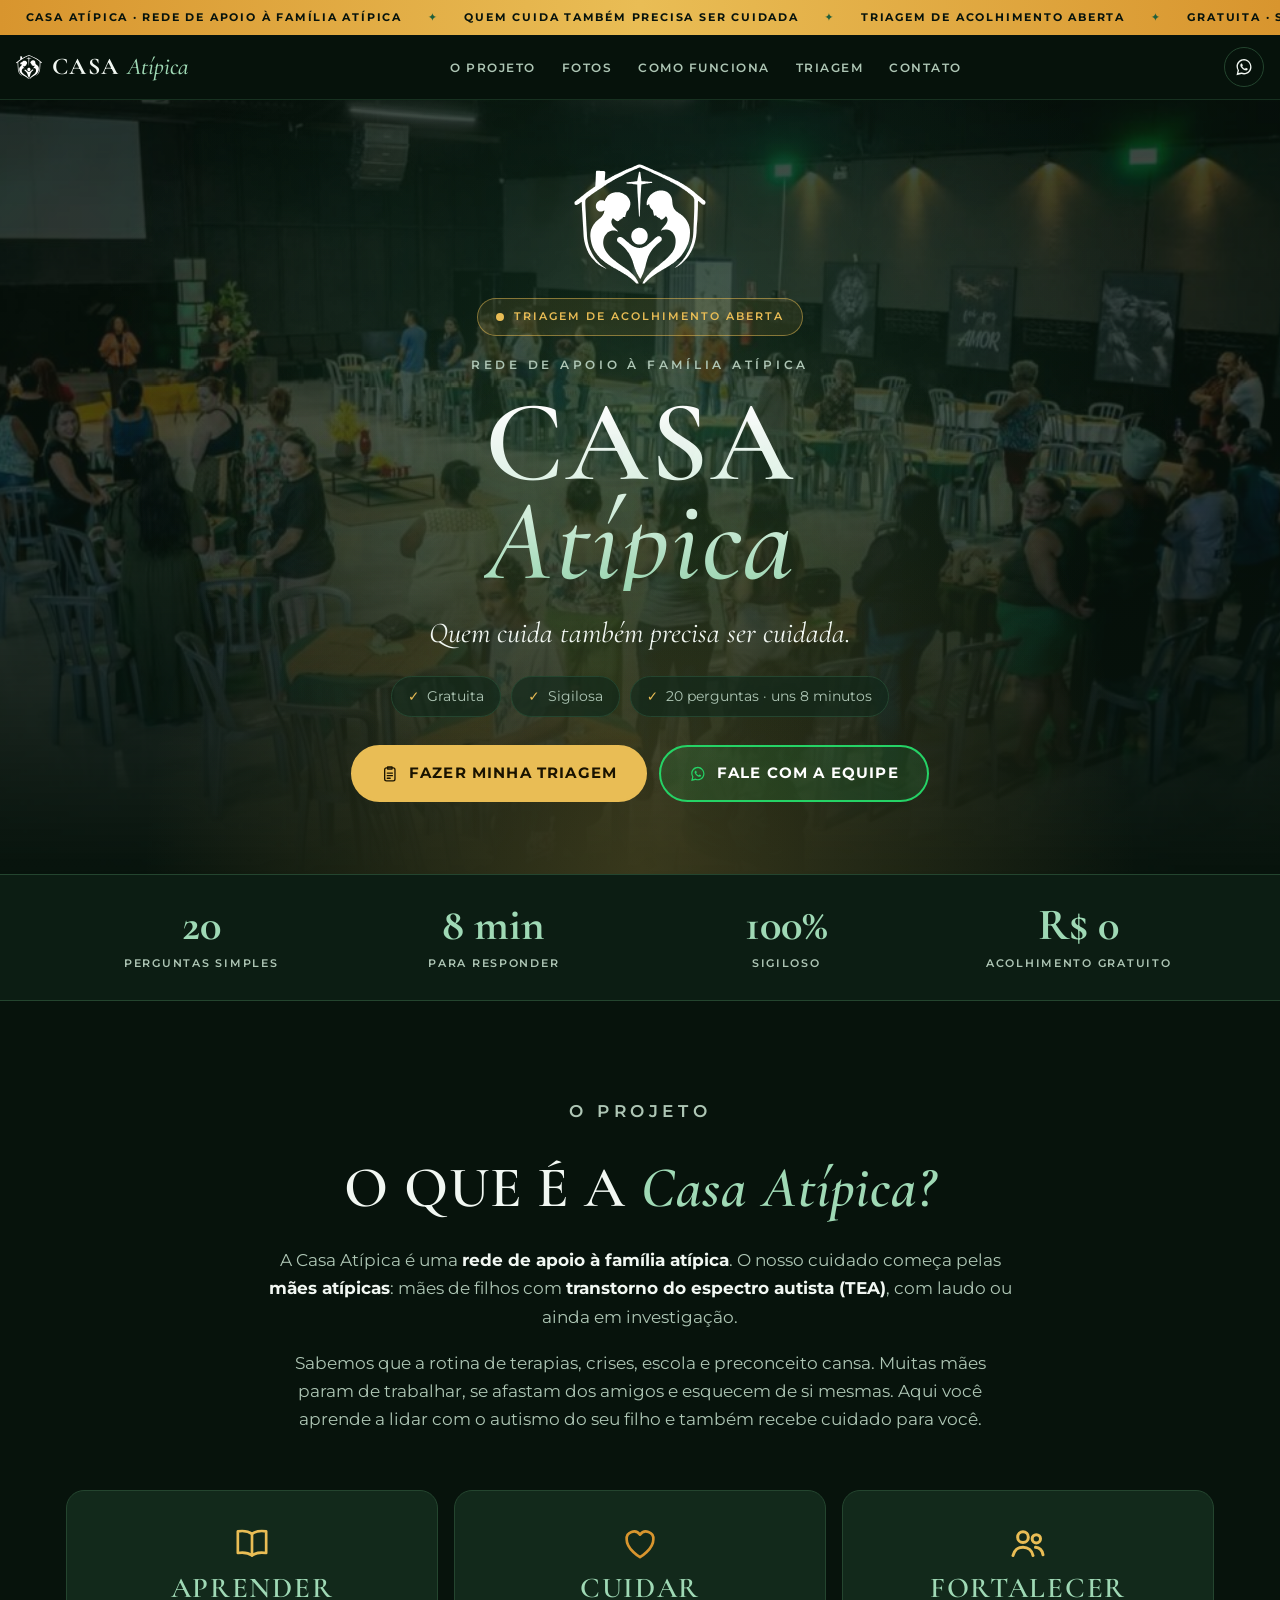
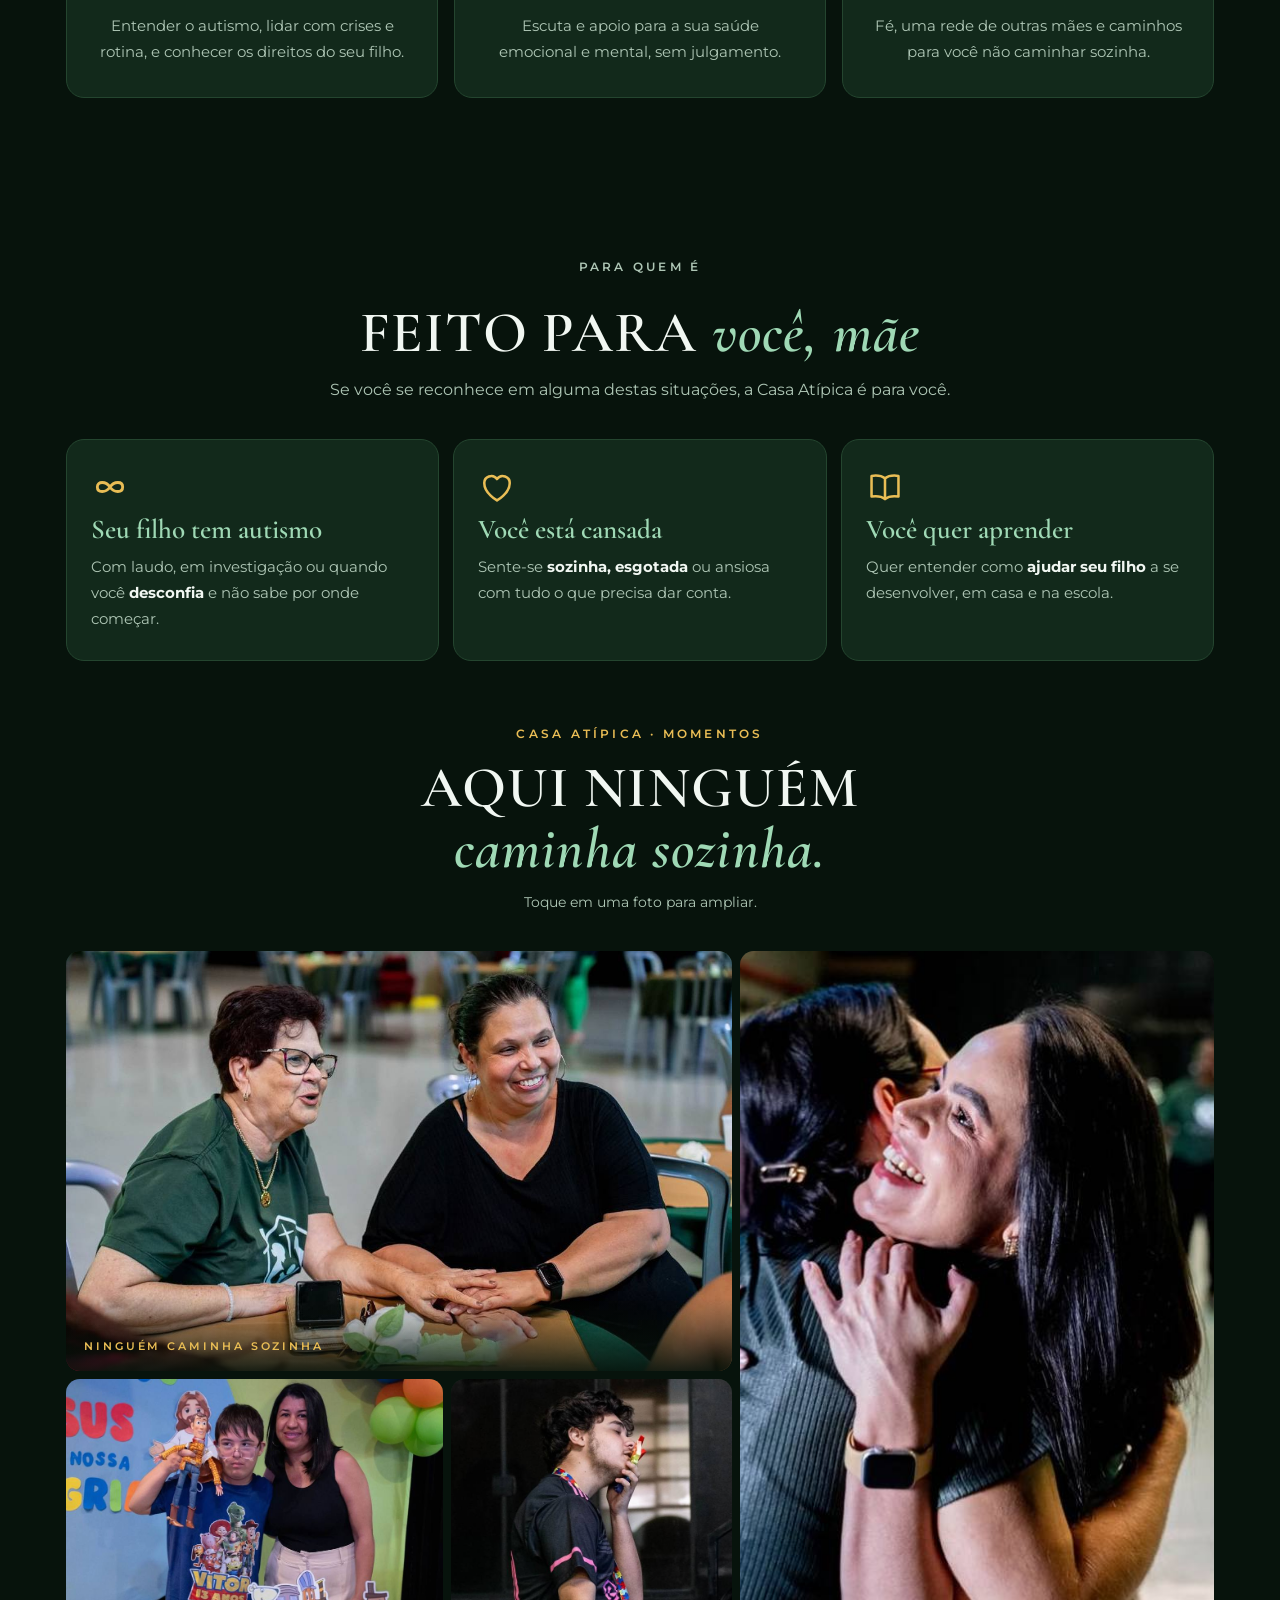
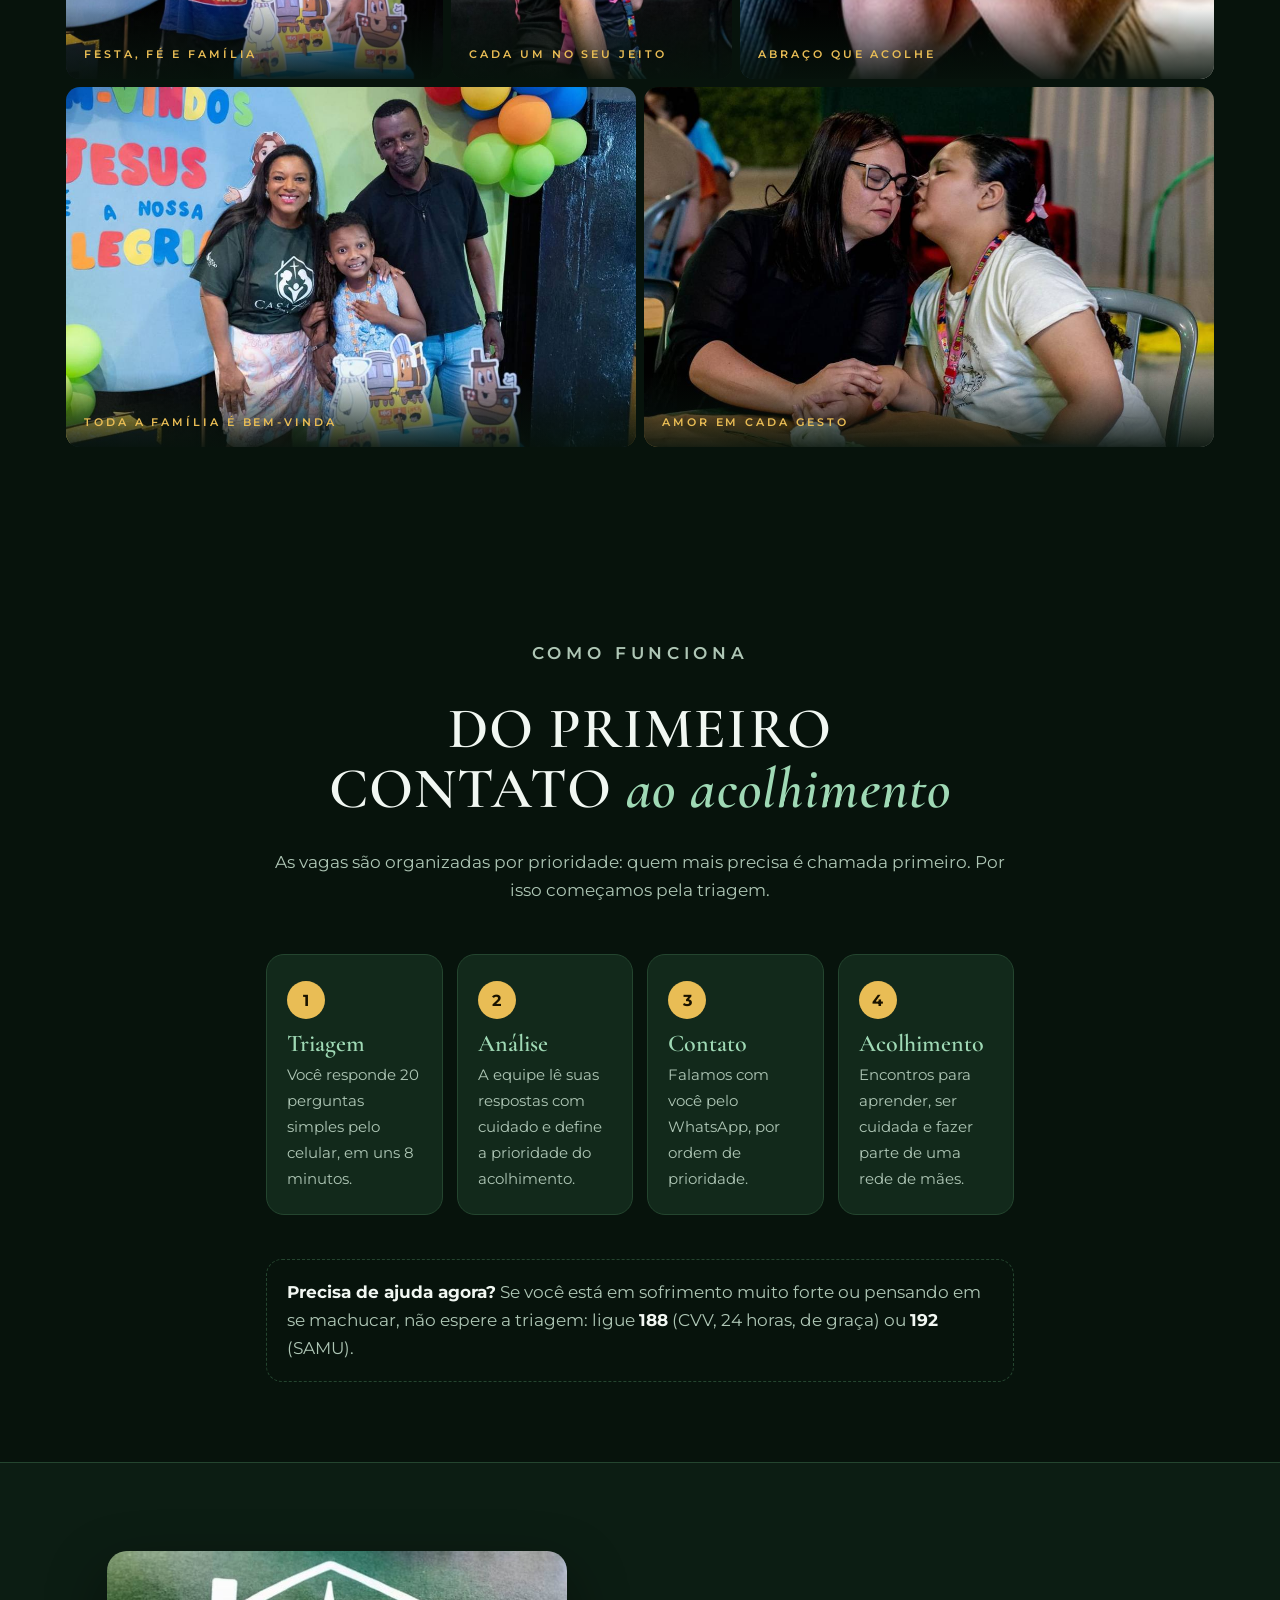
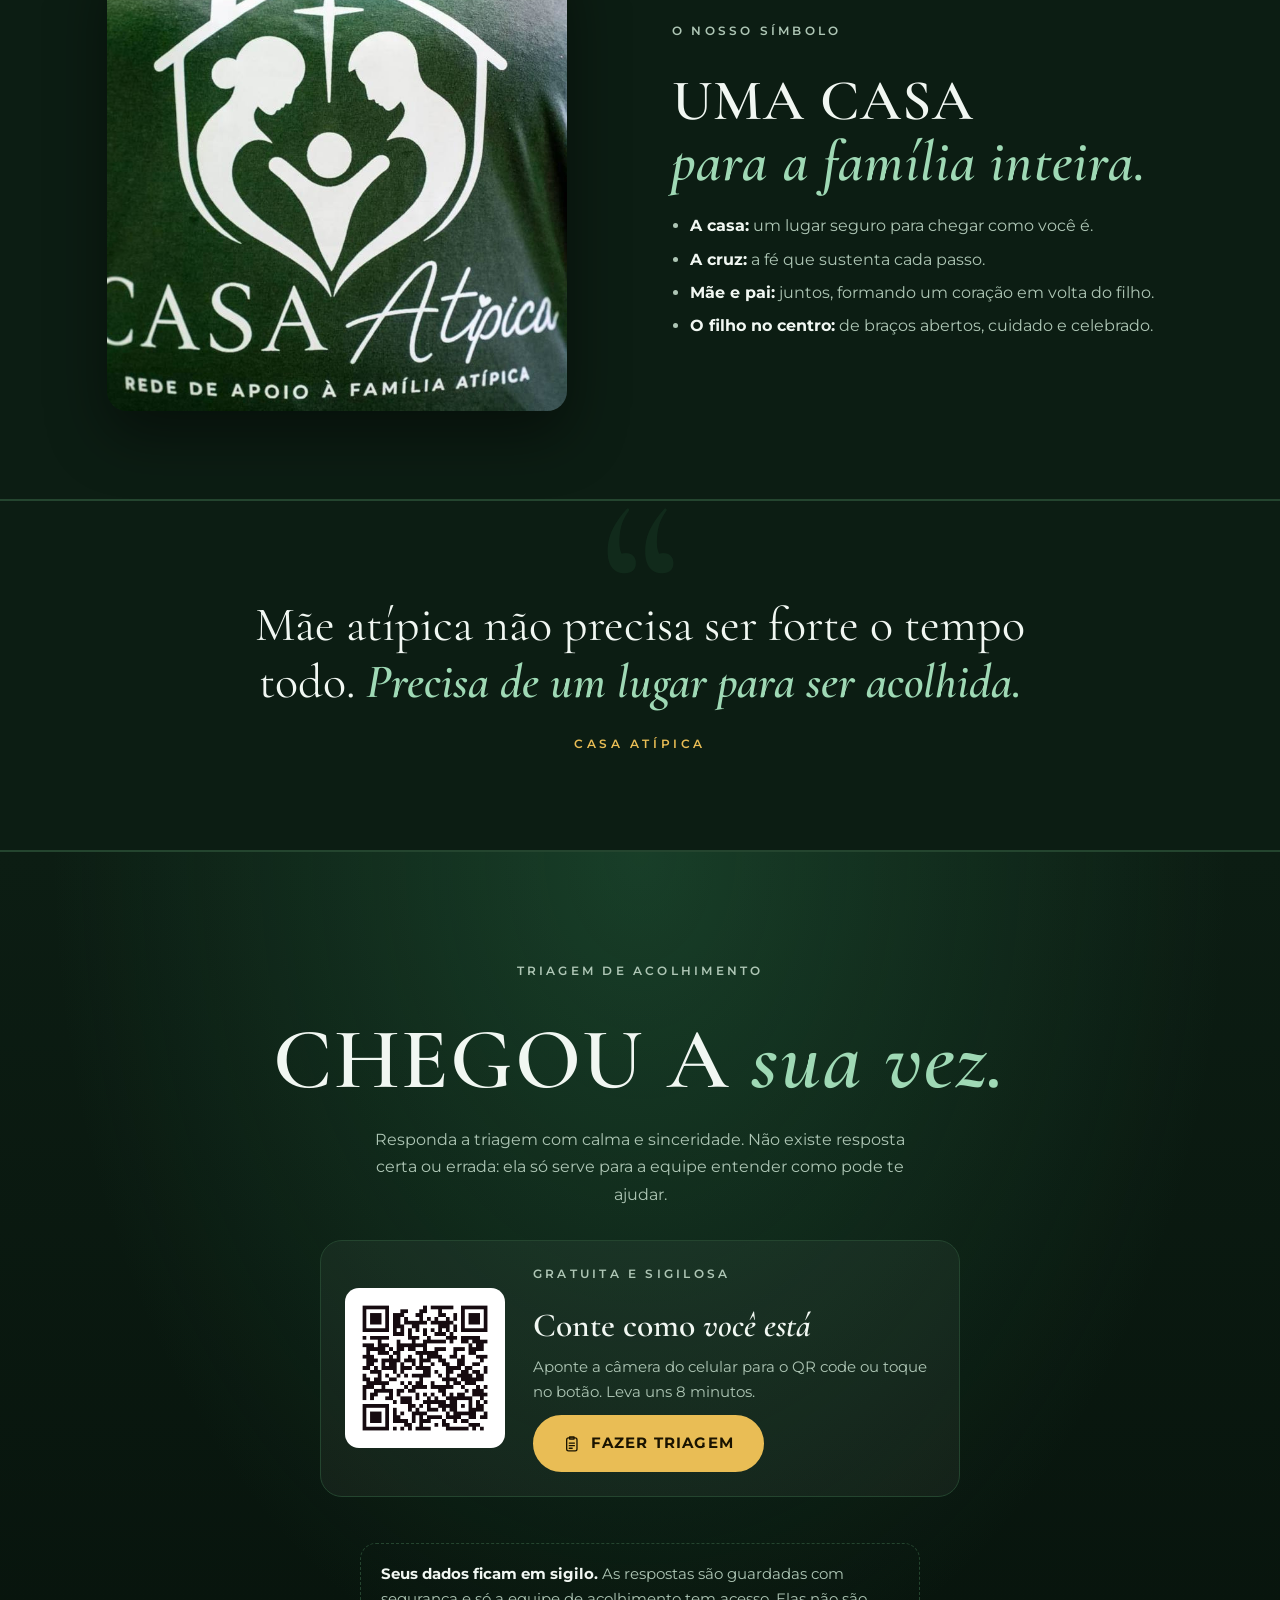
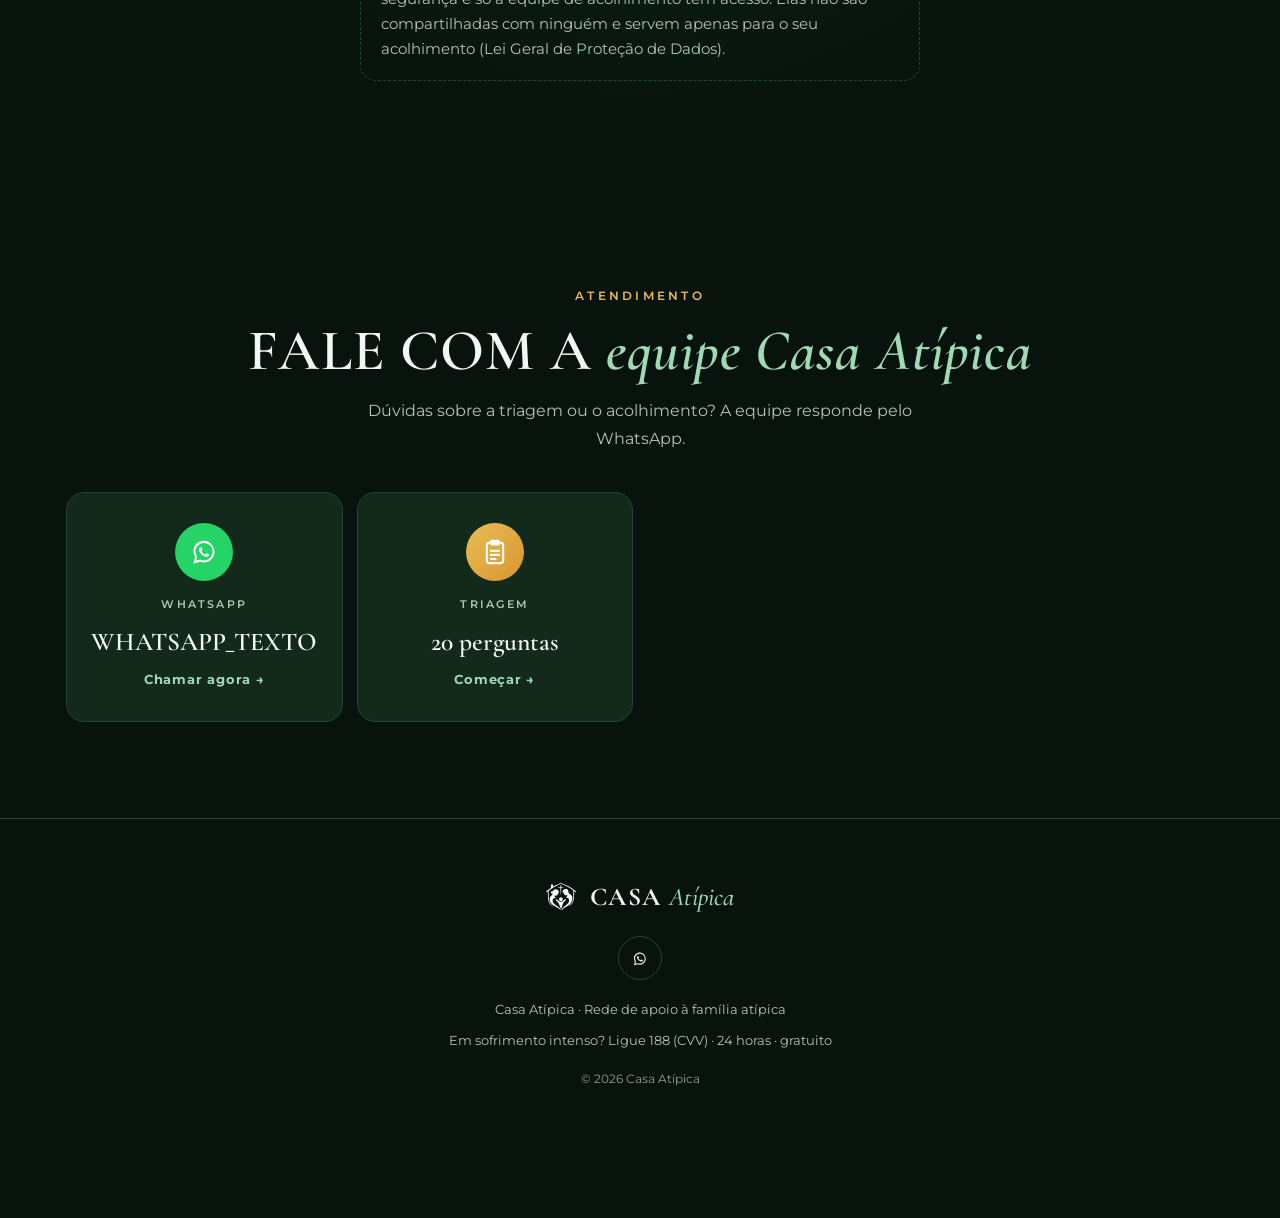
<file: src/index.html>
<!doctype html>
<html lang="pt-BR">
<head>
  <meta charset="utf-8">
  <meta name="viewport" content="width=device-width, initial-scale=1, viewport-fit=cover">
  <title>Casa Atípica · Acolhimento para mães atípicas</title>
  <meta name="claude:viewport-fit-sides" content="cover">
  <meta name="description" content="A Casa Atípica é uma rede de apoio à família atípica e acolhe mães de filhos com autismo: aprender sobre o TEA, cuidar da saúde emocional e fortalecer a família. Faça a triagem de acolhimento: gratuita, sigilosa e com 20 perguntas.">
  <meta name="theme-color" content="#07130c">
  <link rel="icon" href="../favicon.ico" sizes="any">
  <link rel="icon" type="image/svg+xml" href="../icons/favicon.svg">
  <link rel="icon" type="image/png" sizes="32x32" href="../icons/favicon-32.png">
  <link rel="icon" type="image/png" sizes="192x192" href="../icons/icon-192.png">
  <link rel="apple-touch-icon" href="../icons/apple-touch-icon.png">
  <!-- Prévia do link no WhatsApp, Instagram e Facebook (SITE_URL é trocado pelo script de montagem) -->
  <meta property="og:type" content="website">
  <meta property="og:site_name" content="Casa Atípica">
  <meta property="og:title" content="Casa Atípica · Acolhimento para mães atípicas · Faça sua triagem">
  <meta property="og:description" content="Quem cuida também precisa ser cuidada. Triagem de acolhimento gratuita e sigilosa para mães de filhos com autismo.">
  <meta property="og:url" content="SITE_URL">
  <meta property="og:image" content="SITE_URLicons/og-image.jpg">
  <meta property="og:image:width" content="1200">
  <meta property="og:image:height" content="630">
  <meta property="og:locale" content="pt_BR">
  <meta name="twitter:card" content="summary_large_image">
  <link rel="preconnect" href="https://fonts.googleapis.com">
  <link rel="preconnect" href="https://fonts.gstatic.com" crossorigin>
  <link rel="stylesheet" href="https://fonts.googleapis.com/css2?family=Cormorant+Garamond:ital,wght@0,500;0,600;0,700;1,500&family=Montserrat:wght@400;500;600;700&display=swap">
  <link rel="stylesheet" href="../assets/css/styles.css">
  <script type="application/ld+json">
  {
    "@context": "https://schema.org",
    "@type": "Organization",
    "name": "Casa Atípica",
    "description": "Projeto de acolhimento para mães atípicas: mães de filhos com transtorno do espectro autista (TEA).",
    "url": "SITE_URL"
  }
  </script>
</head>
<body>
  <a class="skip-link" href="#conteudo">Pular para o conteúdo</a>

  <!-- FAIXA ANIMADA (as duas metades precisam ser iguais) -->
  <div class="ticker" aria-hidden="true">
    <div class="ticker-track">
      <span>Casa Atípica · Rede de apoio à família atípica</span><i>✦</i>
      <span>Quem cuida também precisa ser cuidada</span><i>✦</i>
      <span>Triagem de acolhimento aberta</span><i>✦</i>
      <span>Gratuita · Sigilosa · 20 perguntas</span><i>✦</i>
      <span>Aprender · Cuidar · Fortalecer</span><i>✦</i>
      <span>Fale com a equipe pelo WhatsApp</span><i>✦</i>
      <span>Casa Atípica · Rede de apoio à família atípica</span><i>✦</i>
      <span>Quem cuida também precisa ser cuidada</span><i>✦</i>
      <span>Triagem de acolhimento aberta</span><i>✦</i>
      <span>Gratuita · Sigilosa · 20 perguntas</span><i>✦</i>
      <span>Aprender · Cuidar · Fortalecer</span><i>✦</i>
      <span>Fale com a equipe pelo WhatsApp</span><i>✦</i>
    </div>
  </div>

  <header class="nav">
    <a class="nav-brand" href="#inicio" aria-label="Casa Atípica, início">
      <img src="../assets/img/logo-emblema.svg" width="34" height="31" alt="">
      <span>Casa <em>Atípica</em></span>
    </a>
    <nav aria-label="Seções">
      <ul class="nav-links">
        <li><a href="#sobre">O projeto</a></li>
        <li><a href="#galeria">Fotos</a></li>
        <li><a href="#como">Como funciona</a></li>
        <li><a href="#triagem">Triagem</a></li>
        <li><a href="#contato">Contato</a></li>
      </ul>
    </nav>
    <a class="nav-ig js-whatsapp" href="https://wa.me/WHATSAPP_NUM" target="_blank" rel="noopener" aria-label="Falar com a equipe no WhatsApp">
      <svg aria-hidden="true"><use href="#i-wa"></use></svg>
    </a>
  </header>

  <main id="conteudo">
    <!-- HERO -->
    <section id="inicio" class="hero">
      <div class="hero-bg" aria-hidden="true"></div>
      <div class="hero-shade" aria-hidden="true"></div>
      <div class="hero-content">
        <img class="hero-emblema" src="../assets/img/logo-emblema.svg" width="132" height="120" alt="Logo da Casa Atípica: uma casa com uma cruz, pai e mãe envolvendo o filho em forma de coração.">
        <p class="hero-badge"><span class="dot" aria-hidden="true"></span> Triagem de acolhimento aberta</p>
        <p class="hero-kicker">Rede de apoio à família atípica</p>
        <h1 class="hero-title">Casa <span>Atípica</span></h1>
        <p class="hero-tagline">Quem cuida também precisa ser cuidada.</p>

        <div class="hero-status">
          <span><strong>✓</strong> Gratuita</span>
          <span><strong>✓</strong> Sigilosa</span>
          <span><strong>✓</strong> 20 perguntas · uns 8 minutos</span>
        </div>

        <div class="hero-ctas">
          <a class="btn btn-triagem" href="SITE_URLtriagem/">
            <svg aria-hidden="true"><use href="#i-form"></use></svg> Fazer minha triagem
          </a>
          <a class="btn btn-wa js-whatsapp" href="https://wa.me/WHATSAPP_NUM" target="_blank" rel="noopener">
            <svg aria-hidden="true"><use href="#i-wa"></use></svg> Fale com a equipe
          </a>
        </div>
      </div>
    </section>

    <!-- NÚMEROS -->
    <div class="strip">
      <ul class="strip-list">
        <li><strong>20</strong><span>perguntas simples</span></li>
        <li><strong>8 min</strong><span>para responder</span></li>
        <li><strong>100%</strong><span>sigiloso</span></li>
        <li><strong>R$ 0</strong><span>acolhimento gratuito</span></li>
      </ul>
    </div>

    <!-- O PROJETO -->
    <section id="sobre" class="about">
      <div class="wrap narrow">
        <p class="label">O projeto</p>
        <h2>O que é a <em>Casa Atípica?</em></h2>
        <p>
          A Casa Atípica é uma <strong>rede de apoio à família atípica</strong>. O nosso cuidado começa
          pelas <strong>mães atípicas</strong>: mães de filhos com <strong>transtorno do espectro autista
          (TEA)</strong>, com laudo ou ainda em investigação.
        </p>
        <p>
          Sabemos que a rotina de terapias, crises, escola e preconceito cansa. Muitas mães param de
          trabalhar, se afastam dos amigos e esquecem de si mesmas. Aqui você aprende a lidar com o
          autismo do seu filho e também recebe cuidado para você.
        </p>
      </div>

      <ul class="pillars wrap">
        <li>
          <svg aria-hidden="true"><use href="#i-book"></use></svg>
          <h3>Aprender</h3>
          <p>Entender o autismo, lidar com crises e rotina, e conhecer os direitos do seu filho.</p>
        </li>
        <li>
          <svg aria-hidden="true"><use href="#i-heart"></use></svg>
          <h3>Cuidar</h3>
          <p>Escuta e apoio para a sua saúde emocional e mental, sem julgamento.</p>
        </li>
        <li>
          <svg aria-hidden="true"><use href="#i-group"></use></svg>
          <h3>Fortalecer</h3>
          <p>Fé, uma rede de outras mães e caminhos para você não caminhar sozinha.</p>
        </li>
      </ul>
    </section>

    <!-- PARA QUEM É -->
    <section class="next" aria-labelledby="quem-titulo">
      <div class="wrap">
        <div class="next-head">
          <p class="label">Para quem é</p>
          <h2 id="quem-titulo">Feito para <em>você, mãe</em></h2>
          <p>Se você se reconhece em alguma destas situações, a Casa Atípica é para você.</p>
        </div>
        <ul class="next-list">
          <li>
            <svg aria-hidden="true"><use href="#i-infinito"></use></svg>
            <h3>Seu filho tem autismo</h3>
            <p>Com laudo, em investigação ou quando você <strong>desconfia</strong> e não sabe por onde começar.</p>
          </li>
          <li>
            <svg aria-hidden="true"><use href="#i-heart"></use></svg>
            <h3>Você está cansada</h3>
            <p>Sente-se <strong>sozinha, esgotada</strong> ou ansiosa com tudo o que precisa dar conta.</p>
          </li>
          <li>
            <svg aria-hidden="true"><use href="#i-book"></use></svg>
            <h3>Você quer aprender</h3>
            <p>Quer entender como <strong>ajudar seu filho</strong> a se desenvolver, em casa e na escola.</p>
          </li>
        </ul>
      </div>
    </section>

    <!-- GALERIA -->
    <section id="galeria" class="gallery-section">
      <div class="wrap">
        <p class="label">Casa Atípica · Momentos</p>
        <h2>Aqui ninguém<br><em>caminha sozinha.</em></h2>
        <p class="hint">Toque em uma foto para ampliar.</p>
      </div>
      <div class="mosaic wrap">
        <button class="tile t-a" type="button" data-caption="Ninguém caminha sozinha">
          <img src="../assets/img/fotos/maos-dadas.jpg" width="1100" height="733" loading="lazy" alt="Duas mães sorriem à mesa de mãos dadas; uma delas veste a camiseta verde da Casa Atípica." style="object-position: center 35%">
          <span class="tile-cap">Ninguém caminha sozinha</span>
        </button>
        <button class="tile t-b" type="button" data-caption="Abraço que acolhe">
          <img src="../assets/img/fotos/abraco.jpg" width="1100" height="733" loading="lazy" alt="Duas mulheres se abraçam sorrindo no encontro da Casa Atípica." style="object-position: 55% center">
          <span class="tile-cap">Abraço que acolhe</span>
        </button>
        <button class="tile t-c" type="button" data-caption="Festa, fé e família">
          <img src="../assets/img/fotos/mae-e-filho.jpg" width="1100" height="733" loading="lazy" alt="Mãe e filho posam juntos na festa; ele segura um boneco do Woody." style="object-position: center 30%">
          <span class="tile-cap">Festa, fé e família</span>
        </button>
        <button class="tile t-d" type="button" data-caption="Cada um no seu jeito">
          <img src="../assets/img/fotos/cada-jeito.jpg" width="1100" height="733" loading="lazy" alt="Jovem com cordão de quebra-cabeça colorido brinca com um brinquedo sensorial." style="object-position: 45% center">
          <span class="tile-cap">Cada um no seu jeito</span>
        </button>
        <button class="tile t-e" type="button" data-caption="Toda a família é bem-vinda">
          <img src="../assets/img/fotos/familia.jpg" width="1100" height="733" loading="lazy" alt="Voluntária da Casa Atípica sorri ao lado de uma menina e do pai dela na festa." style="object-position: center 30%">
          <span class="tile-cap">Toda a família é bem-vinda</span>
        </button>
        <button class="tile t-f" type="button" data-caption="Amor em cada gesto">
          <img src="../assets/img/fotos/carinho.jpg" width="1100" height="733" loading="lazy" alt="Filha encosta o rosto no da mãe, que fecha os olhos e segura a mão dela." style="object-position: center 35%">
          <span class="tile-cap">Amor em cada gesto</span>
        </button>
      </div>
    </section>

    <!-- COMO FUNCIONA -->
    <section id="como" class="about">
      <div class="wrap narrow">
        <p class="label">Como funciona</p>
        <h2>Do primeiro contato <em>ao acolhimento</em></h2>
        <p>As vagas são organizadas por prioridade: quem mais precisa é chamada primeiro. Por isso começamos pela triagem.</p>
        <ol class="passos">
          <li><h3>Triagem</h3><p>Você responde 20 perguntas simples pelo celular, em uns 8 minutos.</p></li>
          <li><h3>Análise</h3><p>A equipe lê suas respostas com cuidado e define a prioridade do acolhimento.</p></li>
          <li><h3>Contato</h3><p>Falamos com você pelo WhatsApp, por ordem de prioridade.</p></li>
          <li><h3>Acolhimento</h3><p>Encontros para aprender, ser cuidada e fazer parte de uma rede de mães.</p></li>
        </ol>
        <p class="sigilo">
          <strong>Precisa de ajuda agora?</strong> Se você está em sofrimento muito forte ou pensando em
          se machucar, não espere a triagem: ligue <strong>188</strong> (CVV, 24 horas, de graça) ou
          <strong>192</strong> (SAMU).
        </p>
      </div>
    </section>

    <!-- O SÍMBOLO -->
    <section class="eagle">
      <div class="wrap eagle-grid">
        <img class="eagle-img" src="../assets/img/fotos/camiseta.jpg" width="1100" height="733"
             alt="Camiseta verde com a logo da Casa Atípica: casa, cruz, mãe e pai envolvendo o filho, e a frase Rede de apoio à família atípica.">
        <div>
          <p class="label">O nosso símbolo</p>
          <h2>Uma casa<br><em>para a família inteira.</em></h2>
          <ul class="simbolo-lista">
            <li><strong>A casa:</strong> um lugar seguro para chegar como você é.</li>
            <li><strong>A cruz:</strong> a fé que sustenta cada passo.</li>
            <li><strong>Mãe e pai:</strong> juntos, formando um coração em volta do filho.</li>
            <li><strong>O filho no centro:</strong> de braços abertos, cuidado e celebrado.</li>
          </ul>
        </div>
      </div>
    </section>

    <!-- FRASE -->
    <section class="quote">
      <span class="quote-mark" aria-hidden="true">“</span>
      <blockquote>
        <p>Mãe atípica não precisa ser forte o tempo todo. <strong>Precisa de um lugar para ser acolhida.</strong></p>
        <footer>Casa Atípica</footer>
      </blockquote>
    </section>

    <!-- CHAMADA FINAL -->
    <section id="triagem" class="cta-block">
      <div class="wrap narrow">
        <p class="label">Triagem de acolhimento</p>
        <h2>Chegou a <em>sua vez.</em></h2>
        <p>Responda a triagem com calma e sinceridade. Não existe resposta certa ou errada: ela só serve para a equipe entender como pode te ajudar.</p>
        <div class="ficha-card">
          <img class="ficha-qr" src="../assets/img/qr-triagem.png" width="160" height="160" alt="QR code da triagem de acolhimento">
          <div class="ficha-info">
            <p class="label">Gratuita e sigilosa</p>
            <h3>Conte como <em>você está</em></h3>
            <p>Aponte a câmera do celular para o QR code ou toque no botão. Leva uns 8 minutos.</p>
            <a class="btn btn-triagem" href="SITE_URLtriagem/">
              <svg aria-hidden="true"><use href="#i-form"></use></svg> Fazer triagem
            </a>
          </div>
        </div>
        <p class="sigilo">
          <strong>Seus dados ficam em sigilo.</strong> As respostas são guardadas com segurança e só a
          equipe de acolhimento tem acesso. Elas não são compartilhadas com ninguém e servem apenas
          para o seu acolhimento (Lei Geral de Proteção de Dados).
        </p>
      </div>
    </section>

    <!-- CONTATO -->
    <section id="contato" class="contact">
      <div class="wrap">
        <p class="label">Atendimento</p>
        <h2>Fale com a <em>equipe Casa Atípica</em></h2>
        <p class="contact-sub">Dúvidas sobre a triagem ou o acolhimento? A equipe responde pelo WhatsApp.</p>
        <div class="contact-grid">
          <a class="contact-card js-whatsapp" href="https://wa.me/WHATSAPP_NUM" target="_blank" rel="noopener">
            <span class="c-ico c-wa"><svg aria-hidden="true"><use href="#i-wa"></use></svg></span>
            <span class="c-t">WhatsApp</span>
            <span class="c-v">WHATSAPP_TEXTO</span>
            <span class="c-go">Chamar agora →</span>
          </a>
          <a class="contact-card" href="SITE_URLtriagem/">
            <span class="c-ico c-pin"><svg aria-hidden="true"><use href="#i-form"></use></svg></span>
            <span class="c-t">Triagem</span>
            <span class="c-v">20 perguntas</span>
            <span class="c-go">Começar →</span>
          </a>
        </div>
      </div>
    </section>
  </main>

  <footer class="footer">
    <div class="footer-logos">
      <img src="../assets/img/logo-emblema.svg" width="52" height="47" alt="">
      <span class="footer-name">Casa <em>Atípica</em></span>
    </div>
    <div class="footer-social">
      <a class="js-whatsapp" href="https://wa.me/WHATSAPP_NUM" target="_blank" rel="noopener" aria-label="WhatsApp"><svg aria-hidden="true"><use href="#i-wa"></use></svg></a>
    </div>
    <p>Casa Atípica · Rede de apoio à família atípica</p>
    <p>Em sofrimento intenso? Ligue 188 (CVV) · 24 horas · gratuito</p>
    <p class="footer-copy">© <span id="ano">2026</span> Casa Atípica</p>
  </footer>

  <!-- BOTÃO FLUTUANTE: WhatsApp -->
  <div class="float" id="float">
    <span class="float-label">Fale com a equipe · WhatsApp</span>
    <a class="float-wa js-whatsapp" href="https://wa.me/WHATSAPP_NUM" target="_blank" rel="noopener" aria-label="Falar com a equipe Casa Atípica no WhatsApp">
      <svg aria-hidden="true"><use href="#i-wa"></use></svg>
    </a>
  </div>

  <!-- VISUALIZADOR DE FOTOS -->
  <div class="lightbox" id="lightbox" role="dialog" aria-modal="true" aria-label="Foto ampliada" hidden>
    <button class="lb-close" type="button" aria-label="Fechar">×</button>
    <button class="lb-nav lb-prev" type="button" aria-label="Foto anterior">‹</button>
    <figure class="lb-figure">
      <img id="lb-img" alt="">
      <figcaption id="lb-cap"></figcaption>
    </figure>
    <button class="lb-nav lb-next" type="button" aria-label="Próxima foto">›</button>
  </div>

  <!-- ÍCONES -->
  <svg width="0" height="0" style="position:absolute" aria-hidden="true" focusable="false">
    <symbol id="i-wa" viewBox="0 0 32 32"><path fill="currentColor" d="M16.04 3C9.4 3 4 8.33 4 14.9c0 2.3.67 4.45 1.83 6.27L4 29l8.06-1.8a12.2 12.2 0 0 0 3.98.66C22.68 27.86 28 22.53 28 15.96 28 9.4 22.68 3 16.04 3Zm0 22.6c-1.3 0-2.57-.24-3.74-.7l-.53-.21-4.78 1.06 1.08-4.6-.34-.55a9.6 9.6 0 0 1-1.5-5.16c0-5.33 4.4-9.66 9.8-9.66 5.4 0 9.8 4.33 9.8 9.66 0 5.83-4.4 10.16-9.79 10.16Zm5.37-7.24c-.29-.15-1.73-.85-2-.94-.27-.1-.47-.15-.66.14-.2.29-.76.94-.93 1.13-.17.2-.34.22-.63.08-.3-.15-1.24-.45-2.36-1.44-.87-.77-1.46-1.72-1.63-2.01-.17-.29-.02-.45.13-.6.13-.13.29-.34.44-.5.15-.18.2-.3.29-.5.1-.19.05-.36-.02-.5-.07-.15-.66-1.58-.9-2.16-.24-.57-.48-.49-.66-.5h-.56c-.2 0-.51.07-.78.36-.27.29-1.02 1-1.02 2.43 0 1.43 1.05 2.82 1.2 3.01.14.2 2.06 3.12 4.99 4.38.7.3 1.24.48 1.67.61.7.22 1.33.19 1.83.12.56-.08 1.73-.7 1.97-1.38.25-.68.25-1.26.17-1.38-.07-.12-.27-.2-.56-.34Z"/></symbol>
    <symbol id="i-book" viewBox="0 0 24 24"><g fill="none" stroke="currentColor" stroke-width="1.6" stroke-linecap="round" stroke-linejoin="round"><path d="M12 6.5C10 5 7 4.5 3.5 5v13c3.5-.5 6.5 0 8.5 1.5 2-1.5 5-2 8.5-1.5V5c-3.5-.5-6.5 0-8.5 1.5Z"/><path d="M12 6.5v13"/></g></symbol>
    <symbol id="i-heart" viewBox="0 0 24 24"><path d="M12 20.5s-8-4.7-8-10.6A4.4 4.4 0 0 1 12 7a4.4 4.4 0 0 1 8 2.9c0 5.9-8 10.6-8 10.6Z" fill="none" stroke="currentColor" stroke-width="1.6" stroke-linejoin="round"/></symbol>
    <symbol id="i-group" viewBox="0 0 24 24"><g fill="none" stroke="currentColor" stroke-width="1.8" stroke-linecap="round" stroke-linejoin="round"><circle cx="9" cy="8.5" r="3.2"/><path d="M3 19.5c.6-3.2 3-5 6-5s5.4 1.8 6 5"/><circle cx="17" cy="9.5" r="2.5"/><path d="M16.5 14.6c2.4.2 4 1.7 4.5 4.4"/></g></symbol>
    <symbol id="i-infinito" viewBox="0 0 24 24"><path d="M12 12c-2.5-3.8-8-3.8-8 0s5.5 3.8 8 0 8-3.8 8 0-5.5 3.8-8 0Z" fill="none" stroke="currentColor" stroke-width="1.8" stroke-linecap="round" stroke-linejoin="round"/></symbol>
    <symbol id="i-form" viewBox="0 0 24 24"><g fill="none" stroke="currentColor" stroke-width="1.8" stroke-linecap="round" stroke-linejoin="round"><rect x="5" y="4" width="14" height="17.5" rx="2.5"/><path d="M9 2.5h6v3H9zM8.5 11h7M8.5 14.5h7M8.5 18h4"/></g></symbol>
  </svg>

  <script src="../assets/js/main.js" defer></script>
</body>
</html>
</file>
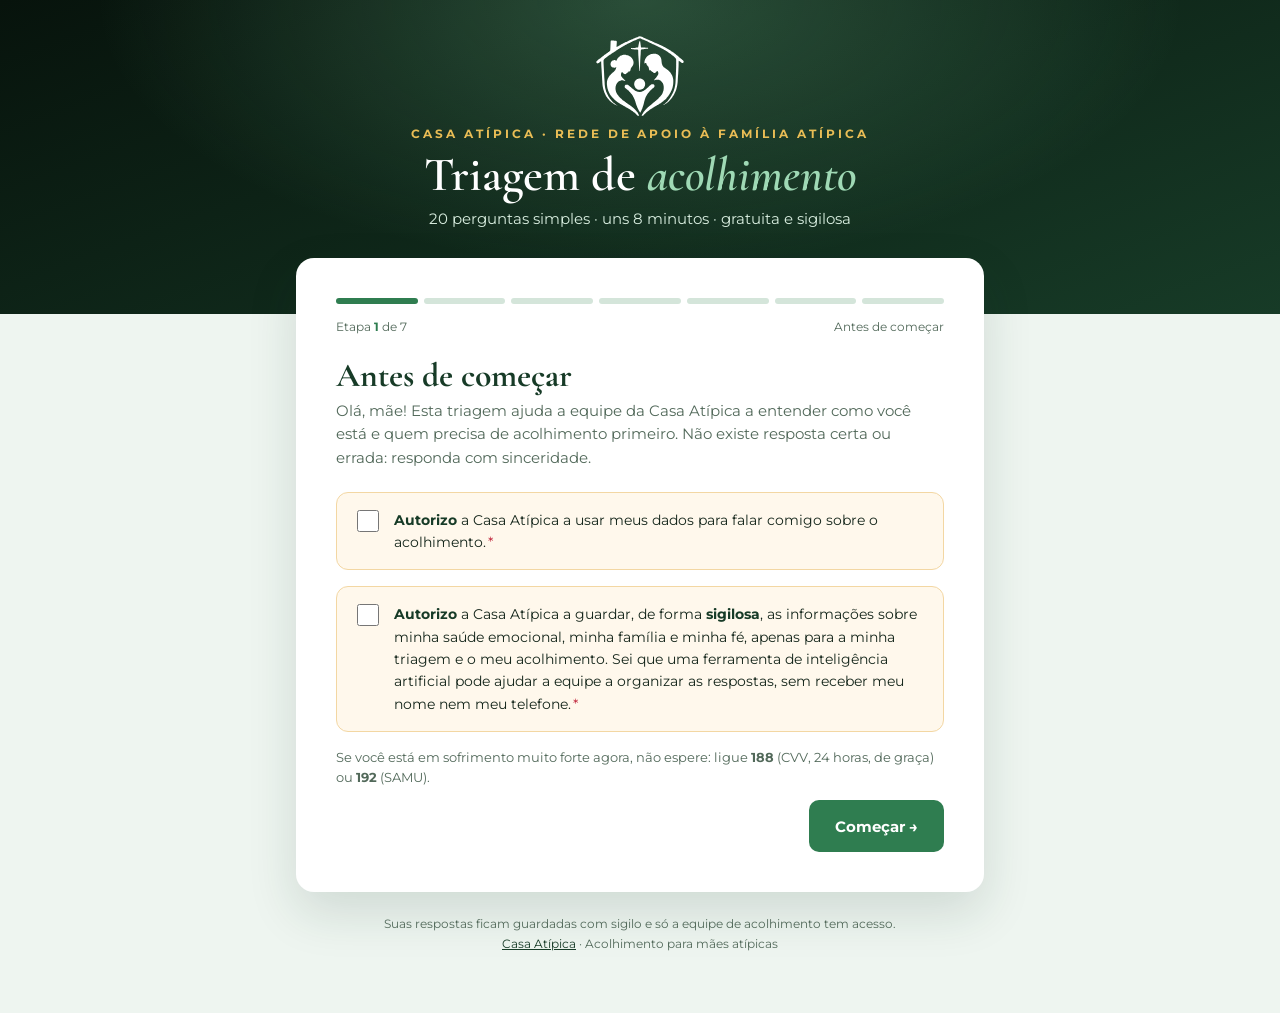
<file: triagem/index.html>
<!doctype html>
<html lang="pt-BR">
<head>
  <meta charset="utf-8">
  <meta name="viewport" content="width=device-width, initial-scale=1, viewport-fit=cover">
  <title>Triagem de acolhimento · Casa Atípica</title>
  <meta name="description" content="Triagem de acolhimento da Casa Atípica para mães de filhos com autismo. Gratuita, sigilosa, 20 perguntas.">
  <meta name="theme-color" content="#173b27">
  <meta name="robots" content="noindex">
  <link rel="icon" href="../favicon.ico" sizes="any">
  <link rel="icon" type="image/svg+xml" href="../icons/favicon.svg">
  <link rel="apple-touch-icon" href="../icons/apple-touch-icon.png">
  <meta property="og:type" content="website">
  <meta property="og:title" content="Triagem de acolhimento · Casa Atípica">
  <meta property="og:description" content="Quem cuida também precisa ser cuidada. 20 perguntas simples, gratuita e sigilosa.">
  <meta property="og:url" content="https://casaatipica.mentorawaniaarantes.com.br/triagem/">
  <meta property="og:image" content="https://casaatipica.mentorawaniaarantes.com.br/icons/og-image.jpg">
  <link rel="preconnect" href="https://fonts.googleapis.com">
  <link rel="preconnect" href="https://fonts.gstatic.com" crossorigin>
  <link rel="stylesheet" href="https://fonts.googleapis.com/css2?family=Cormorant+Garamond:ital,wght@0,600;0,700;1,500&family=Montserrat:wght@400;500;600;700&display=swap">
  <style>
    /* Formulário no estilo Jotform (modelo Impacto Rosa): fundo claro, cartão branco, etapas com
       progresso, nas cores da Casa Atípica (verde da logo, branco e dourado). */
    :root {
      color-scheme: light;
      --fundo: #eef5f0;
      --cartao: #ffffff;
      --texto: #15261b;
      --suave: #52695a;
      --linha: #d4e5da;
      --escuro: #173b27;
      --marca: #2f7d50;
      --marca-claro: #e3f3e8;
      --girassol: #b8860b;
      --erro: #c0263c;
      --ok: #1f9d55;
      --display: "Cormorant Garamond", Georgia, serif;
      --corpo: "Montserrat", system-ui, -apple-system, "Segoe UI", Roboto, sans-serif;
    }
    *, *::before, *::after { box-sizing: border-box; }
    [hidden] { display: none !important; }
    html { scroll-behavior: smooth; }
    body { margin: 0; background: var(--fundo); color: var(--texto); font-family: var(--corpo); font-size: 16px; line-height: 1.55; }
    img { max-width: 100%; height: auto; display: block; }
    :focus-visible { outline: 3px solid var(--girassol); outline-offset: 2px; }
    [tabindex="-1"]:focus { outline: none; }

    .topo {
      background: radial-gradient(ellipse at 50% 0%, rgba(120, 200, 150, .28), transparent 60%), linear-gradient(160deg, #07130c, var(--escuro));
      color: #fff; text-align: center;
      padding: calc(36px + env(safe-area-inset-top, 0px)) max(16px, env(safe-area-inset-right, 0px)) 84px max(16px, env(safe-area-inset-left, 0px));
    }
    .topo img { width: 88px; margin: 0 auto 10px; }
    .topo .rotulo { margin: 0; font-size: .72rem; font-weight: 700; letter-spacing: .26em; text-transform: uppercase; color: #e9bd55; }
    .topo h1 { margin: 6px 0 6px; font-family: var(--display); font-weight: 600; font-size: clamp(2.1rem, 7vw, 3rem); line-height: 1.05; }
    .topo h1 em { color: #9fd9b5; }
    .topo p { margin: 0; color: #d9eee0; font-size: .95rem; }

    .area { max-width: 720px; margin: -56px auto 0; padding: 0 max(16px, env(safe-area-inset-right, 0px)) 48px max(16px, env(safe-area-inset-left, 0px)); }
    .cartao { background: var(--cartao); border-radius: 18px; box-shadow: 0 20px 50px rgba(23, 59, 39, .14); padding: clamp(20px, 5vw, 40px); }

    .progresso { display: flex; gap: 6px; margin-bottom: 8px; }
    .progresso span { flex: 1; height: 6px; border-radius: 99px; background: var(--linha); transition: background .3s; }
    .progresso span.feito { background: var(--marca); }
    .etapa-info { display: flex; justify-content: space-between; gap: 12px; font-size: .78rem; color: var(--suave); margin-bottom: 22px; }
    .etapa-info strong { color: var(--marca); }

    .etapa h2 { font-family: var(--display); font-size: clamp(1.7rem, 5vw, 2.1rem); line-height: 1.1; margin: 0 0 4px; color: var(--escuro); }
    .etapa .intro { margin: 0 0 22px; color: var(--suave); font-size: .95rem; }

    .campo { margin-bottom: 24px; }
    .campo > label, .campo > .pergunta { display: block; font-weight: 600; font-size: .98rem; margin-bottom: 10px; }
    .num { display: inline-grid; place-items: center; min-width: 26px; height: 26px; padding: 0 6px; margin-right: 8px; border-radius: 99px; background: var(--escuro); color: #fff; font-size: .75rem; font-weight: 700; vertical-align: 1px; }
    .obrig { color: var(--erro); margin-left: 2px; }
    .sub { display: block; font-size: .8rem; color: var(--suave); margin-top: 6px; font-weight: 400; }
    input[type="text"], input[type="tel"], input[type="email"], input[type="date"], input[type="number"], textarea {
      width: 100%; min-height: 50px; padding: 12px 14px; border: 1.5px solid var(--linha); border-radius: 10px;
      background: #fff; color: var(--texto); font: inherit; font-size: 16px; transition: border-color .15s, box-shadow .15s;
    }
    textarea { min-height: 120px; resize: vertical; }
    input:focus, textarea:focus { outline: none; border-color: var(--marca); box-shadow: 0 0 0 4px rgba(47, 125, 80, .14); }
    [aria-invalid="true"] { border-color: var(--erro) !important; }
    .erro-campo { color: var(--erro); font-size: .82rem; margin: 6px 0 0; }
    .idade { display: inline-flex; margin-top: 8px; padding: 4px 12px; border-radius: 99px; background: var(--marca-claro); color: var(--escuro); font-weight: 600; font-size: .85rem; }
    .duas { display: grid; gap: 0 14px; grid-template-columns: 1fr; }
    @media (min-width: 560px) { .duas { grid-template-columns: 1fr 1fr; } }

    .opcoes { display: grid; gap: 10px; grid-template-columns: repeat(auto-fill, minmax(190px, 1fr)); border: 0; margin: 0 0 24px; padding: 0; min-width: 0; }
    .opcoes legend { padding: 0; margin-bottom: 10px; font-weight: 600; font-size: .98rem; float: left; width: 100%; }
    .opcoes legend + * { clear: left; }
    .opcao { position: relative; }
    .opcao input { position: absolute; opacity: 0; inset: 0; width: 100%; height: 100%; margin: 0; cursor: pointer; }
    .opcao span {
      display: flex; align-items: center; gap: 10px; min-height: 52px; height: 100%; padding: 12px 14px; border: 1.5px solid var(--linha);
      border-radius: 10px; background: #fff; font-size: .92rem; font-weight: 500; transition: border-color .15s, background .15s;
    }
    .opcao span::before { content: ""; flex: none; width: 18px; height: 18px; border: 2px solid #a9c8b4; border-radius: 50%; background: #fff; }
    .opcao input[type="checkbox"] + span::before { border-radius: 5px; }
    .opcao input:checked + span { border-color: var(--marca); background: var(--marca-claro); color: var(--escuro); font-weight: 600; }
    .opcao input:checked + span::before { border-color: var(--marca); background: var(--marca); box-shadow: inset 0 0 0 3px #fff; }
    .opcao input:focus-visible + span { outline: 3px solid var(--girassol); outline-offset: 2px; }

    .contador { display: inline-flex; align-items: center; border: 1.5px solid var(--linha); border-radius: 10px; overflow: hidden; }
    .contador button { width: 50px; height: 50px; border: 0; background: var(--marca-claro); color: var(--escuro); font-size: 1.4rem; cursor: pointer; }
    .contador output { min-width: 64px; text-align: center; font-weight: 700; font-size: 1.1rem; font-variant-numeric: tabular-nums; }

    .aviso { border-radius: 12px; padding: 16px; background: #fff8ec; border: 1.5px solid #f3d7a3; margin-bottom: 16px; font-size: .9rem; }
    .aviso strong { color: var(--escuro); }
    .apoio { border-radius: 12px; padding: 16px; background: #fdecef; border: 1.5px solid #f2b8c3; margin: -8px 0 24px; font-size: .92rem; }
    .apoio a { color: var(--erro); font-weight: 700; }
    .consent { display: flex; gap: 12px; align-items: flex-start; cursor: pointer; font-size: .9rem; }
    .consent input { width: 22px; height: 22px; flex: none; margin-top: 1px; accent-color: var(--marca); }

    .resumo { list-style: none; margin: 0 0 22px; padding: 0; border: 1.5px solid var(--linha); border-radius: 12px; overflow: hidden; }
    .resumo li { display: grid; grid-template-columns: 42% 1fr; gap: 12px; padding: 10px 14px; border-bottom: 1px solid var(--linha); font-size: .9rem; }
    .resumo li:last-child { border-bottom: 0; }
    .resumo li span:first-child { color: var(--suave); }
    .resumo li span:last-child { font-weight: 600; overflow-wrap: anywhere; }

    .acoes { display: flex; gap: 12px; justify-content: space-between; margin-top: 8px; }
    .btn {
      display: inline-flex; align-items: center; justify-content: center; gap: 8px; min-height: 52px; padding: 12px 26px;
      border-radius: 10px; border: 0; font: inherit; font-weight: 700; font-size: .95rem; cursor: pointer; text-decoration: none;
    }
    .btn-prox { background: var(--marca); color: #fff; margin-left: auto; }
    .btn-prox:hover { background: #215f3b; }
    .btn-voltar { background: transparent; color: var(--suave); border: 1.5px solid var(--linha); }
    .btn[disabled] { opacity: .7; cursor: wait; }
    .erro-envio { color: var(--erro); font-size: .9rem; margin: 10px 0 0; }

    .sucesso { text-align: center; padding: 10px 0; }
    .sucesso .check { width: 72px; height: 72px; border-radius: 50%; margin: 0 auto 14px; display: grid; place-items: center; background: #e7f6ee; color: var(--ok); font-size: 2.2rem; }
    .sucesso h2 { font-family: var(--display); font-size: 2.2rem; margin: 0 0 8px; color: var(--escuro); }
    .sucesso p { color: var(--suave); margin: 0 0 18px; }
    .protocolo { display: inline-block; padding: 10px 18px; border-radius: 12px; background: var(--marca-claro); color: var(--escuro); font-weight: 700; letter-spacing: .12em; margin-bottom: 18px; }
    .sucesso .apoio { text-align: left; margin: 0 0 18px; }
    .sucesso .btn { width: 100%; margin-bottom: 10px; }
    .btn-pagina { background: var(--marca-claro); color: var(--escuro); }

    .rodape { text-align: center; color: var(--suave); font-size: .78rem; margin-top: 22px; }
    .rodape a { color: var(--escuro); }
    .hp { position: absolute; left: -9999px; width: 1px; height: 1px; overflow: hidden; }
    @media (max-width: 480px) { .resumo li { grid-template-columns: 1fr; gap: 2px; } .acoes .btn { padding: 12px 18px; } }
    @media (prefers-reduced-motion: reduce) { html { scroll-behavior: auto; } * { transition: none !important; } }
  </style>
</head>
<body>
  <header class="topo">
    <img src="../assets/img/logo-emblema.svg" width="88" height="80" alt="">
    <p class="rotulo">Casa Atípica · Rede de apoio à família atípica</p>
    <h1>Triagem de <em>acolhimento</em></h1>
    <p>20 perguntas simples · uns 8 minutos · gratuita e sigilosa</p>
  </header>

  <main class="area">
    <div class="cartao">
      <div id="cabecalho-etapas">
        <div class="progresso" id="progresso" aria-hidden="true"></div>
        <p class="etapa-info"><span>Etapa <strong id="num-etapa">1</strong> de <span id="total-etapas">7</span></span><span id="nome-etapa"></span></p>
      </div>

      <form id="triagem" novalidate>
        <!-- ETAPA 1 -->
        <section class="etapa" data-nome="Antes de começar" aria-labelledby="t1">
          <h2 id="t1" tabindex="-1">Antes de começar</h2>
          <p class="intro">Olá, mãe! Esta triagem ajuda a equipe da Casa Atípica a entender como você está e quem precisa de acolhimento primeiro. Não existe resposta certa ou errada: responda com sinceridade.</p>
          <div class="aviso">
            <label class="consent" for="f-consent">
              <input id="f-consent" type="checkbox">
              <span><strong>Autorizo</strong> a Casa Atípica a usar meus dados para falar comigo sobre o acolhimento.<span class="obrig" aria-hidden="true">*</span></span>
            </label>
          </div>
          <div class="aviso">
            <label class="consent" for="f-consent-saude">
              <input id="f-consent-saude" type="checkbox">
              <span><strong>Autorizo</strong> a Casa Atípica a guardar, de forma <strong>sigilosa</strong>, as informações sobre minha saúde emocional, minha família e minha fé, apenas para a minha triagem e o meu acolhimento. Sei que uma ferramenta de inteligência artificial pode ajudar a equipe a organizar as respostas, sem receber meu nome nem meu telefone.<span class="obrig" aria-hidden="true">*</span></span>
            </label>
          </div>
          <p class="sub">Se você está em sofrimento muito forte agora, não espere: ligue <strong>188</strong> (CVV, 24 horas, de graça) ou <strong>192</strong> (SAMU).</p>
        </section>

        <!-- ETAPA 2 -->
        <section class="etapa" data-nome="Seus dados" aria-labelledby="t2" hidden>
          <h2 id="t2" tabindex="-1">Seus dados</h2>
          <p class="intro">Para a equipe saber quem é você e como falar com você.</p>
          <div class="campo">
            <label for="f-nome">Nome completo<span class="obrig" aria-hidden="true">*</span></label>
            <input id="f-nome" type="text" autocomplete="name" maxlength="120" placeholder="Nome e sobrenome">
          </div>
          <div class="campo">
            <label for="f-chamar">Como gosta de ser chamada?</label>
            <input id="f-chamar" type="text" maxlength="60" placeholder="Ex.: Mari, Dona Ana">
          </div>
          <div class="campo">
            <label for="f-nasc">Data de nascimento<span class="obrig" aria-hidden="true">*</span></label>
            <input id="f-nasc" type="date" min="1920-01-01">
            <span class="idade" id="idade" hidden></span>
          </div>
          <div class="duas">
            <div class="campo">
              <label for="f-zap">WhatsApp com DDD<span class="obrig" aria-hidden="true">*</span></label>
              <input id="f-zap" type="tel" inputmode="numeric" autocomplete="tel-national" placeholder="(16) 99999-9999">
            </div>
            <div class="campo">
              <label for="f-email">E-mail</label>
              <input id="f-email" type="email" inputmode="email" autocomplete="email" maxlength="160" placeholder="voce@email.com">
            </div>
            <div class="campo">
              <label for="f-cidade">Cidade<span class="obrig" aria-hidden="true">*</span></label>
              <input id="f-cidade" type="text" autocomplete="address-level2" maxlength="100" placeholder="Ex.: Franca">
            </div>
            <div class="campo">
              <label for="f-bairro">Bairro</label>
              <input id="f-bairro" type="text" maxlength="100">
            </div>
          </div>
          <div id="g-civil"></div>
          <div class="campo">
            <span class="pergunta" id="l-filhos">Quantos filhos você tem?</span>
            <div class="contador" role="group" aria-labelledby="l-filhos">
              <button type="button" id="filhos-menos" aria-label="Diminuir">−</button>
              <output id="filhos" aria-live="polite">1</output>
              <button type="button" id="filhos-mais" aria-label="Aumentar">+</button>
            </div>
          </div>
          <div id="g-beneficios"></div>
          <div class="duas">
            <div class="campo">
              <label for="f-religiao">Religião</label>
              <input id="f-religiao" type="text" maxlength="60" placeholder="Ex.: evangélica, católica, nenhuma">
            </div>
            <div class="campo">
              <label for="f-igreja">Igreja que frequenta</label>
              <input id="f-igreja" type="text" maxlength="120">
            </div>
          </div>
        </section>

        <!-- ETAPA 3 -->
        <section class="etapa" data-nome="Seu filho(a)" aria-labelledby="t3" hidden>
          <h2 id="t3" tabindex="-1">Seu filho(a)</h2>
          <p class="intro">Fale do filho(a) com autismo. Se for mais de um, pense no que precisa de mais cuidado.</p>
          <div class="duas">
            <div class="campo">
              <label for="f-filho-nome">Nome do filho(a)</label>
              <input id="f-filho-nome" type="text" maxlength="120">
            </div>
            <div class="campo">
              <label for="f-filho-idade">Idade do filho(a)<span class="obrig" aria-hidden="true">*</span></label>
              <input id="f-filho-idade" type="number" inputmode="numeric" min="0" max="80" placeholder="Em anos">
            </div>
          </div>
          <div data-perguntas="q1 q2 q3 q4 q5"></div>
        </section>

        <!-- ETAPA 4 -->
        <section class="etapa" data-nome="Sua rede de apoio" aria-labelledby="t4" hidden>
          <h2 id="t4" tabindex="-1">Sua vida e sua rede de apoio</h2>
          <p class="intro">Como está a sua rotina, a sua casa e quem está do seu lado.</p>
          <div data-perguntas="q6 q7 q8 q9 q10"></div>
        </section>

        <!-- ETAPA 5 -->
        <section class="etapa" data-nome="Como você está" aria-labelledby="t5" hidden>
          <h2 id="t5" tabindex="-1">Como você está se sentindo</h2>
          <p class="intro">Pense <strong>nas últimas 2 semanas</strong>. Com que frequência isto aconteceu com você?</p>
          <div data-perguntas="q11 q12 q13 q14 q15 q16 q17"></div>
          <div class="apoio" id="apoio-risco" role="note" hidden>
            <strong>Obrigada por confiar isso à gente.</strong> Você não está sozinha. Se esse pensamento estiver forte agora,
            ligue <a href="tel:188">188</a> (CVV, 24 horas, de graça) ou <a href="tel:192">192</a> (SAMU). Ao enviar a triagem,
            nossa equipe vai falar com você o quanto antes.
          </div>
          <div data-perguntas="q18"></div>
          <div class="campo" id="c-medicacoes" hidden>
            <label for="f-medicacoes">Quais remédios você toma ou tomava? <span class="sub">Opcional</span></label>
            <input id="f-medicacoes" type="text" maxlength="300">
          </div>
        </section>

        <!-- ETAPA 6 -->
        <section class="etapa" data-nome="Fé e pedidos de ajuda" aria-labelledby="t6" hidden>
          <h2 id="t6" tabindex="-1">Sua fé e o que você precisa</h2>
          <p class="intro">Quase lá! Todas as crenças são respeitadas aqui.</p>
          <div data-perguntas="q19 q20"></div>
          <div class="campo">
            <label for="f-relato">Quer contar mais alguma coisa com suas palavras? <span class="sub">Opcional. O que você está vivendo, o que mais pesa, o que gostaria de receber.</span></label>
            <textarea id="f-relato" maxlength="3000"></textarea>
          </div>
        </section>

        <!-- ETAPA 7 -->
        <section class="etapa" data-nome="Confirmar" aria-labelledby="t7" hidden>
          <h2 id="t7" tabindex="-1">Confira e envie</h2>
          <p class="intro">Veja se seus dados estão certos. Se precisar, volte e corrija.</p>
          <ul class="resumo" id="resumo"></ul>
          <div class="hp" aria-hidden="true"><label for="f-site">Site</label><input id="f-site" type="text" tabindex="-1" autocomplete="off"></div>
        </section>

        <p class="erro-envio" id="erro-envio" role="alert" hidden></p>
        <div class="acoes">
          <button type="button" class="btn btn-voltar" id="voltar" hidden>← Voltar</button>
          <button type="submit" class="btn btn-prox" id="proximo">Começar →</button>
        </div>
      </form>

      <div class="sucesso" id="sucesso" hidden>
        <div class="check" aria-hidden="true">✓</div>
        <h2 tabindex="-1" id="sucesso-titulo">Triagem enviada!</h2>
        <p><span id="sucesso-nome">Obrigada</span>, recebemos suas respostas com carinho. A equipe da Casa Atípica vai falar com você pelo WhatsApp.</p>
        <div class="protocolo">Protocolo <span id="protocolo"></span></div>
        <div class="apoio" id="sucesso-risco" hidden>
          <strong>Nossa equipe vai falar com você o quanto antes.</strong> Enquanto isso, se precisar conversar agora, ligue
          <a href="tel:188">188</a> (CVV, 24 horas, de graça) ou <a href="tel:192">192</a> (SAMU).
        </div>
        <a class="btn btn-pagina" href="../">Voltar para a página da Casa Atípica</a>
      </div>
    </div>
    <p class="rodape">Suas respostas ficam guardadas com sigilo e só a equipe de acolhimento tem acesso.<br>
      <a href="../">Casa Atípica</a> · Acolhimento para mães atípicas</p>
  </main>

  <script>
  (function () {
    'use strict';
    // Envia para a função `triagem` do Supabase (projeto crmclinica). Ela recalcula a pontuação,
    // grava em casa_atipica.triagem (a mãe entra na fila de espera) e faz o resumo para a equipe. A mãe só recebe o protocolo.
    var URL_TRIAGEM = 'https://umvpwqqjzpxwuxdnnxzy.supabase.co/functions/v1/triagem';

    // As 20 perguntas. Os valores (value) são os mesmos de supabase/functions/triagem/pontuacao.js.
    var FREQ = [['nenhum', 'Nenhum dia'], ['alguns', 'Alguns dias'], ['metade', 'Mais da metade dos dias'], ['quase_todos', 'Quase todos os dias']];
    var PERGUNTAS = {
      q1: ['Seu filho(a) tem o diagnóstico (laudo) de autismo?', [['laudo', 'Sim, tem laudo'], ['investigacao', 'Está em investigação'], ['desconfia', 'Ainda não, mas desconfio']]],
      q2: ['No dia a dia, quanto de ajuda ele(a) precisa para falar, comer, tomar banho e se vestir?', [['pouca', 'Pouca ajuda'], ['bastante', 'Bastante ajuda'], ['muita', 'Muita ajuda, quase tudo']]],
      q3: ['Ele(a) faz terapias hoje? (fono, terapia ocupacional, psicólogo, ABA)', [['todas', 'Sim, as que precisa'], ['algumas', 'Só algumas'], ['fila', 'Está na fila de espera'], ['nenhuma', 'Nenhuma']]],
      q4: ['Quanto você sente que sabe sobre autismo e sobre como ajudar seu filho(a)?', [['bastante', 'Sei bastante'], ['pouco', 'Sei um pouco'], ['muito_pouco', 'Sei muito pouco'], ['perdida', 'Me sinto perdida']]],
      q5: ['Na sua casa tem mais alguém com autismo ou outra deficiência que depende de você?', [['nao', 'Não'], ['uma', 'Sim, mais uma pessoa'], ['duas_mais', 'Sim, duas ou mais']]],
      q6: ['Quem te ajuda a cuidar do seu filho(a)?', [['boa_ajuda', 'Tenho boa ajuda'], ['as_vezes', 'Às vezes alguém ajuda'], ['quase_ninguem', 'Quase ninguém'], ['ninguem', 'Ninguém, sou só eu']]],
      q7: ['Qual é a renda da sua família por mês, mais ou menos?', [['mais_3', 'Mais de 3 salários mínimos'], ['de_2_3', 'De 2 a 3 salários'], ['de_1_2', 'De 1 a 2 salários'], ['ate_1', 'Até 1 salário ou sem renda']]],
      q8: ['E o trabalho?', [['concilia', 'Trabalho e consigo conciliar'], ['dificil', 'Trabalho, mas está muito difícil'], ['desempregada', 'Estou desempregada'], ['parou', 'Parei de trabalhar para cuidar do meu filho(a)']]],
      q9: ['Falta alguma coisa básica em casa? (comida, remédio, dinheiro para ir às terapias)', [['nunca', 'Nunca'], ['as_vezes', 'Às vezes'], ['muitas', 'Muitas vezes'], ['sempre', 'Quase sempre']]],
      q10: ['Você já se sentiu sozinha, julgada ou deixada de lado (família, escola, igreja, vizinhos) por causa do autismo do seu filho(a)?', [['nunca', 'Nunca'], ['as_vezes', 'Às vezes'], ['muitas', 'Muitas vezes'], ['sempre', 'Sempre']]],
      q11: ['Teve pouco interesse ou pouco prazer em fazer as coisas?', FREQ],
      q12: ['Se sentiu para baixo, triste ou sem esperança?', FREQ],
      q13: ['Se sentiu nervosa, ansiosa ou muito tensa?', FREQ],
      q14: ['Não conseguiu parar de se preocupar ou controlar as preocupações?', FREQ],
      q15: ['Se sentiu esgotada, sem forças, como se não aguentasse mais?', FREQ],
      q16: ['Teve dificuldade para dormir ou dormiu mal?', FREQ],
      q17: ['Pensou que seria melhor estar morta ou pensou em se machucar de alguma forma?', FREQ],
      q18: ['Você faz ou já fez acompanhamento com psicólogo ou psiquiatra, ou toma remédio para ansiedade, depressão ou para dormir?', [['faz', 'Sim, faço acompanhamento hoje'], ['parou', 'Já fiz, mas parei'], ['nunca_precisa', 'Nunca fiz, mas sinto que preciso'], ['nunca_nao_precisa', 'Nunca fiz e não sinto necessidade']]],
      q19: ['Como está a sua fé neste momento?', [['fortalece_muito', 'Minha fé me fortalece muito'], ['fortalece_pouco', 'Me fortalece um pouco'], ['crise', 'Estou afastada ou em crise com Deus'], ['sem_religiao', 'Não tenho religião']]],
      q20: ['Em quais áreas você mais quer ajuda? Marque quantas quiser.', [['aprender_autismo', 'Aprender sobre autismo'], ['crises', 'Lidar com crises e comportamento'], ['saude_emocional', 'Cuidar da minha saúde emocional'], ['direitos', 'Direitos e benefícios (BPC, escola)'], ['espiritual', 'Apoio espiritual e oração'], ['renda', 'Renda e trabalho'], ['outras_maes', 'Conversar com outras mães']], true]
    };
    var ESTADO_CIVIL = [['solteira', 'Solteira'], ['casada', 'Casada'], ['uniao_estavel', 'União estável'], ['divorciada', 'Divorciada'], ['viuva', 'Viúva'], ['outro', 'Outro']];
    var BENEFICIOS = [['bpc', 'BPC/LOAS'], ['bolsa_familia', 'Bolsa Família'], ['outro', 'Outro benefício'], ['nenhum', 'Nenhum']];

    var $ = function (id) { return document.getElementById(id); };
    var form = $('triagem');

    // Monta um grupo de opções (cartões de tocar)
    function grupo(id, titulo, opcoes, multipla, numero, obrigatorio) {
      var fs = document.createElement('fieldset');
      fs.className = 'opcoes'; fs.id = 'g-' + id;
      var lg = document.createElement('legend');
      if (numero) { var n = document.createElement('span'); n.className = 'num'; n.textContent = numero; lg.appendChild(n); }
      lg.appendChild(document.createTextNode(titulo));
      if (obrigatorio) { var o = document.createElement('span'); o.className = 'obrig'; o.setAttribute('aria-hidden', 'true'); o.textContent = '*'; lg.appendChild(o); }
      fs.appendChild(lg);
      opcoes.forEach(function (op) {
        var l = document.createElement('label'); l.className = 'opcao';
        var i = document.createElement('input'); i.type = multipla ? 'checkbox' : 'radio'; i.name = id; i.value = op[0];
        var s = document.createElement('span'); s.textContent = op[1];
        l.appendChild(i); l.appendChild(s); fs.appendChild(l);
      });
      return fs;
    }
    document.querySelectorAll('[data-perguntas]').forEach(function (caixa) {
      caixa.getAttribute('data-perguntas').split(' ').forEach(function (q) {
        var p = PERGUNTAS[q];
        caixa.appendChild(grupo(q, p[0], p[1], !!p[2], q.slice(1), !p[2]));
      });
    });
    $('g-civil').replaceWith(grupo('estado_civil', 'Estado civil', ESTADO_CIVIL, false, null, true));
    $('g-beneficios').replaceWith(grupo('beneficios', 'Recebe algum benefício?', BENEFICIOS, true, null, false));

    var etapas = Array.prototype.slice.call(form.querySelectorAll('.etapa'));
    var prog = $('progresso');
    etapas.forEach(function () { prog.appendChild(document.createElement('span')); });
    var barras = prog.querySelectorAll('span');
    $('total-etapas').textContent = etapas.length;
    var btnProx = $('proximo'), btnVoltar = $('voltar'), erroEnvio = $('erro-envio');
    var atual = 0, filhos = 1;
    var marcado = function (nome) { var e = form.querySelector('input[name="' + nome + '"]:checked'); return e ? e.value : null; };
    var marcados = function (nome) { return Array.prototype.map.call(form.querySelectorAll('input[name="' + nome + '"]:checked'), function (c) { return c.value; }); };
    var texto = function (id) { var v = $(id).value.trim().replace(/\s+/g, ' '); return v || null; };

    // Idade pela data de nascimento
    var hoje = new Date();
    $('f-nasc').max = hoje.toISOString().slice(0, 10);
    function idade() {
      var v = $('f-nasc').value; if (!v) return null;
      var n = new Date(v + 'T12:00:00'); var i = hoje.getFullYear() - n.getFullYear();
      var m = hoje.getMonth() - n.getMonth();
      if (m < 0 || (m === 0 && hoje.getDate() < n.getDate())) i--;
      return i >= 10 && i <= 120 ? i : null;
    }
    $('f-nasc').addEventListener('input', function () {
      var i = idade(); $('idade').hidden = i === null; $('idade').textContent = i === null ? '' : i + ' anos';
    });

    function poeFilhos(n) { filhos = Math.max(0, Math.min(30, n)); $('filhos').textContent = filhos; }
    $('filhos-menos').addEventListener('click', function () { poeFilhos(filhos - 1); });
    $('filhos-mais').addEventListener('click', function () { poeFilhos(filhos + 1); });

    $('f-zap').addEventListener('input', function () {
      var d = this.value.replace(/\D/g, '').replace(/^55(?=\d{10,11}$)/, '').slice(0, 11);
      this.value = d.length > 10 ? d.replace(/^(\d{2})(\d{5})(\d{0,4}).*/, '($1) $2-$3')
        : d.length > 6 ? d.replace(/^(\d{2})(\d{4})(\d{0,4}).*/, '($1) $2-$3')
        : d.length > 2 ? d.replace(/^(\d{2})(\d*)/, '($1) $2') : (d ? '(' + d : '');
    });

    // "Nenhum" benefício desmarca os outros (e vice-versa)
    form.querySelectorAll('input[name="beneficios"]').forEach(function (c) {
      c.addEventListener('change', function () {
        if (!c.checked) return;
        form.querySelectorAll('input[name="beneficios"]').forEach(function (o) {
          if (o !== c && (c.value === 'nenhum' || o.value === 'nenhum')) o.checked = false;
        });
      });
    });
    // Pergunta 17: mensagem de apoio na hora
    form.querySelectorAll('input[name="q17"]').forEach(function (r) {
      r.addEventListener('change', function () { $('apoio-risco').hidden = marcado('q17') === 'nenhum'; });
    });
    // Pergunta 18: campo dos remédios
    form.querySelectorAll('input[name="q18"]').forEach(function (r) {
      r.addEventListener('change', function () { var v = marcado('q18'); $('c-medicacoes').hidden = !(v === 'faz' || v === 'parou'); });
    });

    // Validação por etapa
    function limpaErros(sec) {
      sec.querySelectorAll('.erro-campo').forEach(function (e) { e.remove(); });
      sec.querySelectorAll('[aria-invalid]').forEach(function (e) { e.removeAttribute('aria-invalid'); });
    }
    function erro(alvo, msg) {
      var p = document.createElement('p'); p.className = 'erro-campo'; p.textContent = msg;
      var caixa = alvo.matches('fieldset') ? alvo : (alvo.closest('.campo, .aviso') || alvo);
      caixa.appendChild(p);
      if (alvo.matches('input, textarea')) alvo.setAttribute('aria-invalid', 'true');
      return alvo;
    }
    function valida(i) {
      var sec = etapas[i], primeiro = null, f = function (el) { if (!primeiro) primeiro = el; };
      limpaErros(sec);
      if (i === 0) {
        if (!$('f-consent').checked) f(erro($('f-consent'), 'Marque esta autorização para continuar.'));
        if (!$('f-consent-saude').checked) f(erro($('f-consent-saude'), 'Marque esta autorização para continuar.'));
      }
      if (i === 1) {
        var nome = texto('f-nome') || '';
        if (nome.length < 3 || nome.indexOf(' ') < 0) f(erro($('f-nome'), 'Escreva seu nome completo (nome e sobrenome).'));
        if (idade() === null) f(erro($('f-nasc'), 'Informe sua data de nascimento.'));
        var zap = $('f-zap').value.replace(/\D/g, '');
        if (zap.length < 10 || zap.length > 11) f(erro($('f-zap'), 'Confira o WhatsApp com DDD, ex.: (16) 99999-9999.'));
        var em = texto('f-email');
        if (em && !/^[^@\s]+@[^@\s]+\.[^@\s]+$/.test(em)) f(erro($('f-email'), 'Confira o e-mail, ex.: voce@email.com.'));
        if (!texto('f-cidade')) f(erro($('f-cidade'), 'Informe sua cidade.'));
        if (!marcado('estado_civil')) f(erro($('g-estado_civil'), 'Escolha uma opção.'));
      }
      if (i === 2) {
        var fi = $('f-filho-idade').value;
        if (fi === '' || +fi < 0 || +fi > 80 || Math.floor(+fi) !== +fi) f(erro($('f-filho-idade'), 'Informe a idade em anos (ex.: 6).'));
      }
      sec.querySelectorAll('[data-perguntas]').forEach(function (c) {
        c.getAttribute('data-perguntas').split(' ').forEach(function (q) {
          if (!PERGUNTAS[q][2] && !marcado(q)) f(erro($('g-' + q), 'Escolha uma opção.'));
        });
      });
      if (primeiro) {
        var alvo = primeiro.matches('input, textarea') ? primeiro : primeiro.querySelector('input') || primeiro;
        alvo.focus(); alvo.scrollIntoView({ block: 'center' });
      }
      return !primeiro;
    }

    function dados() {
      var r = {};
      Object.keys(PERGUNTAS).forEach(function (q) { r[q] = PERGUNTAS[q][2] ? marcados(q) : marcado(q); });
      var med = marcado('q18');
      return {
        nome: texto('f-nome'), como_chamar: texto('f-chamar'), data_nascimento: $('f-nasc').value, idade: idade(),
        whatsapp: '55' + $('f-zap').value.replace(/\D/g, ''), email: texto('f-email') ? texto('f-email').toLowerCase() : null,
        cidade: texto('f-cidade'), bairro: texto('f-bairro'), estado_civil: marcado('estado_civil'), filhos: filhos,
        beneficios: marcados('beneficios'), religiao: texto('f-religiao'), igreja: texto('f-igreja'),
        filho_nome: texto('f-filho-nome'), filho_idade: parseInt($('f-filho-idade').value, 10),
        respostas: r, medicacoes: (med === 'faz' || med === 'parou') ? texto('f-medicacoes') : null,
        relato: $('f-relato').value.trim() || null,
        consentimento: true, consentimento_saude: true, origem: 'pagina', site: $('f-site').value || undefined
      };
    }

    function montaResumo() {
      var d = dados(), rot = function (lista, v) { var o = lista.filter(function (x) { return x[0] === v; })[0]; return o ? o[1] : v; };
      var linhas = [
        ['Nome', d.nome], ['Como gosta de ser chamada', d.como_chamar],
        ['Nascimento', d.data_nascimento.split('-').reverse().join('/') + (d.idade !== null ? ' (' + d.idade + ' anos)' : '')],
        ['WhatsApp', $('f-zap').value], ['E-mail', d.email], ['Cidade', [d.cidade, d.bairro].filter(Boolean).join(' · ')],
        ['Estado civil', rot(ESTADO_CIVIL, d.estado_civil)], ['Filhos', String(d.filhos)],
        ['Filho(a) com autismo', [d.filho_nome, d.filho_idade + ' anos'].filter(Boolean).join(', ')],
        ['20 perguntas', 'Respondidas (sigiloso)']
      ];
      var ul = $('resumo'); ul.innerHTML = '';
      linhas.forEach(function (l) {
        var li = document.createElement('li'), a = document.createElement('span'), b = document.createElement('span');
        a.textContent = l[0]; b.textContent = l[1] || '—'; li.appendChild(a); li.appendChild(b); ul.appendChild(li);
      });
    }

    function vaiPara(i) {
      etapas[atual].hidden = true; atual = i; etapas[atual].hidden = false;
      barras.forEach(function (b, k) { b.classList.toggle('feito', k <= atual); });
      $('num-etapa').textContent = atual + 1; $('nome-etapa').textContent = etapas[atual].dataset.nome;
      btnVoltar.hidden = atual === 0;
      btnProx.textContent = atual === 0 ? 'Começar →' : atual === etapas.length - 1 ? 'Enviar triagem' : 'Próximo →';
      erroEnvio.hidden = true;
      if (atual === etapas.length - 1) montaResumo();
      window.scrollTo({ top: 0 });
      etapas[atual].querySelector('h2').focus({ preventScroll: true });
    }
    btnVoltar.addEventListener('click', function () { if (atual > 0) vaiPara(atual - 1); });

    form.addEventListener('submit', function (e) {
      e.preventDefault();
      if (!valida(atual)) return;
      if (atual < etapas.length - 1) { vaiPara(atual + 1); return; }
      var d = dados();
      btnProx.disabled = true; btnProx.textContent = 'Enviando…';
      fetch(URL_TRIAGEM, { method: 'POST', headers: { 'Content-Type': 'application/json' }, body: JSON.stringify(d) })
        .then(function (r) { if (!r.ok) throw new Error('status ' + r.status); return r.json(); })
        .then(function (res) {
          form.hidden = true; $('cabecalho-etapas').hidden = true;
          $('sucesso-nome').textContent = d.como_chamar || d.nome.split(' ')[0];
          $('protocolo').textContent = res.protocolo;
          $('sucesso-risco').hidden = d.respostas.q17 === 'nenhum';
          $('sucesso').hidden = false; window.scrollTo({ top: 0 }); $('sucesso-titulo').focus();
        })
        .catch(function () {
          erroEnvio.textContent = 'Não conseguimos enviar sua triagem agora. Confira sua internet e toque em "Enviar triagem" de novo. Suas respostas continuam aqui.';
          erroEnvio.hidden = false;
          btnProx.disabled = false; btnProx.textContent = 'Enviar triagem';
        });
    });

    vaiPara(0);
    window.scrollTo({ top: 0 });
  })();
  </script>
</body>
</html>
</file>
<file: assets/css/styles.css>
/* Casa Atípica · página única, visual escuro e cinematográfico (modelo Impacto Rosa),
   no verde da camiseta e da logo oficial, com branco e dourado de acento. Os nomes dos
   tokens (--rose, --amber…) ficaram do modelo para não reescrever o CSS inteiro. */
:root {
  color-scheme: dark;
  --bg: #07130c;          /* verde quase preto */
  --bg-2: #0c1d13;        /* faixas alternadas */
  --surface: #12291b;     /* cartões */
  --line: #24452f;
  --rose: #9fd9b5;        /* verde-claro da marca (texto e destaques) */
  --rose-strong: #2f7d50; /* botões: verde da camiseta */
  --rose-dark: #215f3b;
  --amber: #e9bd55;       /* dourado de acento */
  --flame: #d8952e;       /* dourado escuro */
  --text: #f1f7f2;
  --muted: #aec6b5;
  --wa: #25d366;
  --display: "Cormorant Garamond", Georgia, "Times New Roman", serif;
  --body: "Montserrat", system-ui, -apple-system, "Segoe UI", Roboto, sans-serif;
  --gutter-l: max(16px, env(safe-area-inset-left, 0px));
  --gutter-r: max(16px, env(safe-area-inset-right, 0px));
}

*, *::before, *::after { box-sizing: border-box; }
[hidden] { display: none !important; }
html { scroll-behavior: smooth; }
body {
  margin: 0; background: var(--bg); color: var(--text);
  font-family: var(--body); font-size: 16px; line-height: 1.7;
  -webkit-font-smoothing: antialiased; overflow-x: hidden;
}
/* height:auto mantém a proporção: sem isso a altura dos atributos width/height
   fica fixa e a imagem estica quando a tela é estreita. */
img { max-width: 100%; height: auto; display: block; }
a { color: var(--rose); }
:focus-visible { outline: 3px solid var(--amber); outline-offset: 3px; }
h1, h2, h3 { font-family: var(--display); font-weight: 600; line-height: 1.05; margin: 0; text-wrap: balance; }
h2 { font-size: clamp(2.2rem, 6vw, 3.6rem); text-transform: uppercase; letter-spacing: .02em; }
h2 em, h1 em { font-style: italic; color: var(--rose); text-transform: none; }
p { margin: 0; }
svg { width: 1.2em; height: 1.2em; flex: none; }

.skip-link { position: absolute; left: -9999px; top: 0; z-index: 2000; background: var(--amber); color: #000; padding: 8px 16px; }
.skip-link:focus { left: 16px; top: 16px; }

.wrap { width: 100%; max-width: 1180px; margin: 0 auto; padding-left: var(--gutter-l); padding-right: var(--gutter-r); }
.narrow { max-width: 780px; }
.label {
  display: block; margin-bottom: 14px; font-size: .72rem; font-weight: 600;
  letter-spacing: .28em; text-transform: uppercase; color: var(--amber);
}

/* Botões */
.btn {
  display: inline-flex; align-items: center; justify-content: center; gap: 10px;
  min-height: 52px; padding: 14px 28px; border-radius: 999px; border: 2px solid transparent;
  font-family: var(--body); font-weight: 700; font-size: .92rem; letter-spacing: .08em;
  text-transform: uppercase; text-decoration: none; cursor: pointer;
  transition: transform .2s, background-color .2s, box-shadow .2s, border-color .2s;
}
.btn:hover { transform: translateY(-2px); }
.btn-main { background: linear-gradient(135deg, var(--rose-strong), var(--rose-dark)); color: #fff; box-shadow: 0 10px 30px rgba(47, 125, 80, .35); }
.btn-main:hover { box-shadow: 0 14px 36px rgba(47, 125, 80, .5); }
.btn-wa { background: rgba(37, 211, 102, .12); border-color: var(--wa); color: #fff; }
.btn-wa svg { color: var(--wa); }
.btn-wa:hover { background: rgba(37, 211, 102, .22); }
.btn-ghost { border-color: var(--line); color: var(--text); background: transparent; }
.btn-ghost:hover { border-color: var(--rose); color: var(--rose); }
.btn-xl { min-height: 60px; padding: 18px 40px; font-size: 1rem; }

/* Faixa animada */
.ticker {
  background: linear-gradient(90deg, var(--flame), var(--amber) 50%, var(--flame));
  color: var(--bg); overflow: hidden; white-space: nowrap;
  font-size: .7rem; font-weight: 600; letter-spacing: .16em; text-transform: uppercase;
  padding-block: 8px;
}
.ticker-track { display: inline-flex; animation: ticker 40s linear infinite; }
.ticker-track span { padding: 0 1.6rem; }
.ticker-track span { font-weight: 700; }
.ticker-track i { font-style: normal; color: var(--rose-dark); }
@keyframes ticker { to { transform: translateX(-50%); } }

/* Navegação */
.nav {
  position: sticky; top: env(safe-area-inset-top, 0px); z-index: 50;
  display: flex; align-items: center; justify-content: space-between; gap: 16px;
  padding: 12px var(--gutter-r) 12px var(--gutter-l);
  background: rgba(7, 19, 12, .82); backdrop-filter: blur(12px); -webkit-backdrop-filter: blur(12px);
  border-bottom: 1px solid rgba(36, 69, 47, .6);
}
.nav-brand { display: inline-flex; align-items: center; gap: 10px; text-decoration: none; color: var(--text); }
.nav-brand img { width: 26px; height: auto; }
.nav-brand span { font-family: var(--display); font-size: 1.5rem; font-weight: 700; letter-spacing: .06em; text-transform: uppercase; line-height: 1; }
.nav-brand em { color: var(--rose); font-weight: 500; text-transform: none; letter-spacing: 0; }
.nav-links { display: none; list-style: none; margin: 0; padding: 0; gap: 26px; }
.nav-links a { color: var(--muted); text-decoration: none; font-size: .78rem; font-weight: 600; letter-spacing: .12em; text-transform: uppercase; }
.nav-links a:hover { color: var(--rose); }
@media (min-width: 960px) { .nav-links { display: flex; } }
.nav-ig { color: var(--text); display: grid; place-items: center; width: 40px; height: 40px; border-radius: 50%; border: 1px solid var(--line); }
.nav-ig:hover { color: var(--rose); border-color: var(--rose); }
.nav-ig svg { width: 20px; height: 20px; }

/* Hero */
.hero { position: relative; overflow: hidden; isolation: isolate; text-align: center; padding-block: 64px 72px; }
.hero-bg {
  position: absolute; inset: -6%; z-index: -2;
  background: url("../img/fotos/encontro.jpg") center 40% / cover no-repeat;
  animation: kenburns 20s ease-out forwards;
}
.hero-shade {
  position: absolute; inset: 0; z-index: -1;
  background:
    radial-gradient(ellipse at 50% 35%, rgba(47, 125, 80, .22), transparent 60%),
    radial-gradient(ellipse at 50% 100%, rgba(233, 189, 85, .22), transparent 55%),
    linear-gradient(180deg, rgba(7, 19, 12, .78) 0%, rgba(7, 19, 12, .72) 45%, var(--bg) 100%);
}
@keyframes kenburns { from { transform: scale(1.12); } to { transform: scale(1); } }
.hero-content { max-width: 920px; margin: 0 auto; padding-left: var(--gutter-l); padding-right: var(--gutter-r); display: flex; flex-direction: column; align-items: center; gap: 18px; }
.hero-badge {
  display: inline-flex; align-items: center; gap: 10px; padding: 8px 18px; border-radius: 999px;
  border: 1px solid rgba(233, 189, 85, .5); background: rgba(233, 189, 85, .1); color: var(--amber);
  font-size: .7rem; font-weight: 600; letter-spacing: .18em; text-transform: uppercase;
}
.dot { width: 8px; height: 8px; border-radius: 50%; background: var(--amber); box-shadow: 0 0 0 0 rgba(233, 189, 85, .7); animation: pulse 2s infinite; }
@keyframes pulse { 70% { box-shadow: 0 0 0 10px rgba(233, 189, 85, 0); } 100% { box-shadow: 0 0 0 0 rgba(233, 189, 85, 0); } }
.hero-kicker { font-size: .78rem; font-weight: 600; letter-spacing: .3em; text-transform: uppercase; color: var(--muted); }
.hero-title {
  font-size: clamp(4.2rem, 17vw, 10rem); font-weight: 600; letter-spacing: .02em; text-transform: uppercase; line-height: .86;
  background: linear-gradient(180deg, #fff 10%, #d9f2e2 60%, var(--rose) 100%);
  -webkit-background-clip: text; background-clip: text; color: transparent;
  text-shadow: 0 0 60px rgba(47, 125, 80, .25);
}
.hero-title span { display: block; font-style: italic; text-transform: none; font-weight: 500; }
.hero-tagline { font-family: var(--display); font-style: italic; font-size: clamp(1.25rem, 3.4vw, 1.8rem); color: var(--text); max-width: 640px; }
.hero-date { display: flex; align-items: center; gap: clamp(14px, 4vw, 34px); margin-top: 6px; }
.hero-date div { display: flex; flex-direction: column; align-items: center; }
.hero-date strong { font-family: var(--display); font-size: clamp(2.4rem, 7vw, 3.4rem); line-height: 1; color: var(--rose); font-weight: 700; }
.hero-date span { font-size: .66rem; font-weight: 600; letter-spacing: .22em; text-transform: uppercase; color: var(--muted); }
.hero-date i { font-style: normal; color: var(--amber); font-size: 1.6rem; }
.hero-local { display: inline-flex; align-items: center; gap: 8px; font-size: .82rem; color: var(--muted); letter-spacing: .04em; }
.hero-local svg { color: var(--amber); }

.countdown { display: flex; flex-direction: column; align-items: center; gap: 10px; margin-top: 8px; }
.cd-label { font-size: .7rem; font-weight: 600; letter-spacing: .26em; text-transform: uppercase; color: var(--amber); }
.cd-row { display: flex; align-items: flex-start; gap: clamp(4px, 1.5vw, 12px); }
.cd-box {
  display: flex; flex-direction: column; align-items: center; min-width: clamp(64px, 18vw, 92px);
  padding: 12px 6px 10px; border-radius: 14px;
  background: rgba(18, 41, 27, .78); border: 1px solid rgba(233, 189, 85, .35);
  box-shadow: inset 0 -12px 24px -16px rgba(233, 189, 85, .55);
}
.cd-num {
  font-family: var(--display); font-size: clamp(2.2rem, 8vw, 3.2rem); font-weight: 700; line-height: 1; font-variant-numeric: tabular-nums;
  background: linear-gradient(180deg, #ffd27a, var(--amber) 45%, var(--flame)); -webkit-background-clip: text; background-clip: text; color: transparent;
}
.cd-unit { font-size: .6rem; font-weight: 600; letter-spacing: .2em; text-transform: uppercase; color: var(--muted); margin-top: 6px; }
.cd-sep { font-family: var(--display); font-size: 2.2rem; color: var(--flame); padding-top: 10px; }
.hero-ctas { display: flex; flex-wrap: wrap; justify-content: center; gap: 12px; margin-top: 10px; }

/* Faixa de números */
.strip { background: var(--bg-2); border-block: 1px solid var(--line); }
.strip-list {
  list-style: none; margin: 0 auto; max-width: 1180px; padding: 28px var(--gutter-r) 28px var(--gutter-l);
  display: grid; grid-template-columns: repeat(2, 1fr); gap: 22px;
}
@media (min-width: 760px) { .strip-list { grid-template-columns: repeat(4, 1fr); } }
.strip-list li { display: flex; flex-direction: column; align-items: center; text-align: center; }
.strip-list strong { font-family: var(--display); font-size: clamp(2rem, 5vw, 2.8rem); color: var(--rose); line-height: 1; }
.strip-list span { font-size: .68rem; font-weight: 600; letter-spacing: .16em; text-transform: uppercase; color: var(--muted); margin-top: 6px; }

/* O movimento */
.about { padding-block: 96px 80px; }
.about .narrow { text-align: center; display: flex; flex-direction: column; gap: 18px; }
.about h2 { margin-bottom: 10px; }
.about p { color: var(--muted); font-size: 1.04rem; }
.about strong { color: var(--text); }
.pillars { list-style: none; margin-top: 56px; display: grid; gap: 16px; grid-template-columns: 1fr; }
@media (min-width: 760px) { .pillars { grid-template-columns: repeat(3, 1fr); } }
.pillars li {
  background: var(--surface); border: 1px solid var(--line); border-radius: 18px; padding: 32px 26px;
  text-align: center; display: flex; flex-direction: column; align-items: center; gap: 10px;
}
.pillars svg { width: 40px; height: 40px; color: var(--amber); }
.pillars li:nth-child(2) svg { color: var(--flame); } /* Adoração: a chama */
.pillars h3 { font-size: 1.8rem; color: var(--rose); text-transform: uppercase; letter-spacing: .06em; }
.pillars p { color: var(--muted); font-size: .95rem; }

/* No próximo encontro */
.next { padding-block: 80px 24px; }
.next-head { text-align: center; display: flex; flex-direction: column; align-items: center; gap: 12px; margin-bottom: 36px; }
.next-head p { color: var(--muted); max-width: 620px; }
.next-list { list-style: none; margin: 0; padding: 0; display: grid; gap: 14px; grid-template-columns: 1fr; }
@media (min-width: 760px) { .next-list { grid-template-columns: repeat(3, 1fr); } }
.next-list li {
  background: var(--surface); border: 1px solid var(--line); border-radius: 18px; padding: 28px 24px;
  display: flex; flex-direction: column; gap: 10px; align-items: flex-start;
}
.next-list svg { width: 38px; height: 38px; color: var(--amber); }
.next-list h3 { font-size: 1.7rem; color: var(--rose); }
.next-list p { color: var(--muted); font-size: .95rem; }
.next-list strong { color: var(--text); }

/* Cadastro (pop-up) */
.lead-open {
  display: inline-flex; align-items: center; gap: 8px; margin-top: 2px; padding: 8px 4px;
  background: none; border: 0; color: var(--rose); font: inherit; font-size: .85rem; font-weight: 600;
  text-decoration: underline; text-underline-offset: 4px; cursor: pointer;
}
.lead-open svg { color: var(--amber); }
.lead {
  position: fixed; inset: 0; z-index: 2500; display: flex; align-items: center; justify-content: center;
  background: rgba(3, 9, 5, .82); backdrop-filter: blur(6px); -webkit-backdrop-filter: blur(6px);
  padding: max(16px, env(safe-area-inset-top, 0px)) max(16px, env(safe-area-inset-right, 0px)) max(16px, env(safe-area-inset-bottom, 0px)) max(16px, env(safe-area-inset-left, 0px));
  overflow-y: auto; animation: lead-in .35s ease;
}
@keyframes lead-in { from { opacity: 0; } }
.lead-card {
  position: relative; width: 100%; max-width: 460px; max-height: 100%; overflow-y: auto; margin: auto;
  background: linear-gradient(180deg, #12291b, var(--bg)); border: 1px solid var(--line); border-radius: 22px;
  padding: 30px clamp(20px, 5vw, 32px) 26px; box-shadow: 0 30px 80px rgba(0, 0, 0, .6);
}
.lead-close {
  position: absolute; top: 10px; right: 10px; width: 44px; height: 44px; border-radius: 50%;
  border: 1px solid var(--line); background: rgba(7, 19, 12, .7); color: var(--text); font-size: 1.6rem; line-height: 1; cursor: pointer;
}
.lead-close:hover { color: var(--rose); border-color: var(--rose); }
.lead-form, .lead-ok { display: flex; flex-direction: column; gap: 8px; }
.lead-ok { align-items: center; text-align: center; gap: 12px; }
.lead-ok .btn { width: 100%; }
.lead-logo { width: 32px; height: auto; }
.lead-card .label { margin: 4px 0 0; }
.lead-card h2 { font-size: clamp(1.9rem, 6vw, 2.4rem); }
.lead-ok h2:focus { outline: none; }
.lead-sub { color: var(--muted); font-size: .92rem; margin-bottom: 6px; }
.lead-form label { font-size: .72rem; font-weight: 600; letter-spacing: .14em; text-transform: uppercase; color: var(--muted); margin-top: 6px; }
.lead-form input[type="text"], .lead-form input[type="tel"], .lead-form input[type="email"] {
  width: 100%; min-height: 48px; padding: 12px 14px; border-radius: 12px; border: 1px solid var(--line);
  background: rgba(7, 19, 12, .8); color: var(--text); font: inherit; font-size: 16px;
}
.lead-form input::placeholder { color: #6f8f7a; }
.lead-form input:focus { outline: none; border-color: var(--rose); box-shadow: 0 0 0 3px rgba(159, 217, 181, .25); }
.lead-form input[aria-invalid="true"] { border-color: #ff6b81; }
.lead-at { position: relative; }
.lead-at span { position: absolute; left: 14px; top: 50%; transform: translateY(-50%); color: var(--muted); }
.lead-at input { padding-left: 32px !important; }
.lead-hp { position: absolute; left: -9999px; width: 1px; height: 1px; overflow: hidden; }
.lead-form .lead-check {
  display: flex; gap: 10px; align-items: flex-start; margin-top: 10px; cursor: pointer;
  font-size: .82rem; font-weight: 400; letter-spacing: 0; text-transform: none; color: var(--muted);
}
.lead-check input { width: 20px; height: 20px; flex: none; margin-top: 2px; accent-color: var(--rose-strong); }
.lead-error { color: #ff9aa9; font-size: .85rem; }
.lead-submit, .lead-fallback { width: 100%; margin-top: 8px; }
.lead-submit[disabled] { opacity: .7; cursor: wait; }
.lead-later { background: none; border: 0; color: var(--muted); font: inherit; font-size: .85rem; text-decoration: underline; cursor: pointer; padding: 8px; }
a.lead-later { text-align: center; color: var(--rose); }

/* Pilates com Karen Dantes */
.pilates {
  display: grid; gap: 28px; align-items: center; grid-template-columns: 1fr; margin-bottom: 16px;
  background: var(--surface); border: 1px solid var(--line); border-radius: 22px; padding: clamp(20px, 3vw, 32px);
}
@media (min-width: 760px) { .pilates { grid-template-columns: 300px 1fr; gap: 40px; } }
.pilates-photo { margin: 0; max-width: 300px; width: 100%; justify-self: center; }
.pilates-photo img { width: 100%; aspect-ratio: 3 / 4; object-fit: cover; object-position: center 20%; border-radius: 16px; }
.pilates-text { display: flex; flex-direction: column; gap: 12px; min-width: 0; }
.pilates-text h3 { font-size: clamp(2rem, 5vw, 2.8rem); text-transform: uppercase; letter-spacing: .02em; }
.pilates-text h3 em { color: var(--rose); text-transform: none; }
.pilates-text p { color: var(--muted); }
.pilates-text strong { color: var(--text); }
.swatches { list-style: none; margin: 0; padding: 0; display: flex; gap: 8px; }
.swatches li { width: 34px; height: 34px; border-radius: 50%; background: var(--c); border: 2px solid rgba(255, 255, 255, .25); padding: 0; }

/* Adicionar à agenda */
.agenda { display: flex; flex-wrap: wrap; align-items: center; justify-content: center; gap: 6px 14px; font-size: .82rem; color: var(--muted); }
.agenda svg { color: var(--amber); }
.agenda a { color: var(--text); font-weight: 600; text-underline-offset: 3px; }
.agenda a:hover { color: var(--amber); }

/* Galeria */
.gallery-section { padding-block: 40px 96px; }
.gallery-section .wrap:first-child { text-align: center; margin-bottom: 36px; }
.hint { color: var(--muted); font-size: .85rem; margin-top: 12px; }
.mosaic { display: grid; gap: 8px; grid-template-columns: 1fr; grid-auto-rows: 280px; }
@media (min-width: 640px) {
  .mosaic { grid-template-columns: repeat(2, 1fr); grid-auto-rows: 260px; }
  .t-a { grid-column: 1 / -1; }
}
@media (min-width: 960px) {
  .mosaic { grid-template-columns: repeat(12, 1fr); grid-template-rows: 420px 300px 360px; grid-auto-rows: auto; }
  .t-a { grid-column: 1 / 8; grid-row: 1; }
  .t-b { grid-column: 8 / 13; grid-row: 1 / 3; }
  .t-c { grid-column: 1 / 5; grid-row: 2; }
  .t-d { grid-column: 5 / 8; grid-row: 2; }
  .t-e { grid-column: 1 / 7; grid-row: 3; }
  .t-f { grid-column: 7 / 13; grid-row: 3; }
}
.tile {
  position: relative; overflow: hidden; border: 0; padding: 0; margin: 0; cursor: zoom-in;
  border-radius: 14px; background: var(--surface); color: inherit; font: inherit; min-width: 0;
}
.tile img {
  width: 100%; height: 100%; object-fit: cover;
  transform: scale(1.08); filter: brightness(.7) saturate(.9);
  transition: transform 1.1s cubic-bezier(.2, .7, .2, 1), filter 1.1s ease;
}
.tile.is-in img { transform: scale(1); filter: none; }
.tile:hover img, .tile:focus-visible img { transform: scale(1.05); }
.tile-cap {
  position: absolute; left: 0; right: 0; bottom: 0; padding: 40px 18px 14px; text-align: left;
  background: linear-gradient(to top, rgba(7, 19, 12, .9), transparent);
  font-size: .7rem; font-weight: 600; letter-spacing: .26em; text-transform: uppercase; color: var(--amber);
}

/* Visualizador de fotos */
.lightbox {
  position: fixed; inset: 0; z-index: 3000; display: flex; align-items: center; justify-content: center;
  background: rgba(3, 9, 5, .94);
  padding: max(16px, env(safe-area-inset-top, 0px)) max(16px, env(safe-area-inset-right, 0px)) max(16px, env(safe-area-inset-bottom, 0px)) max(16px, env(safe-area-inset-left, 0px));
}
.lb-figure { margin: 0; max-width: min(1100px, 100%); display: flex; flex-direction: column; align-items: center; gap: 12px; }
.lb-figure img { max-height: 80vh; width: auto; border-radius: 10px; box-shadow: 0 20px 60px rgba(0, 0, 0, .6); animation: lb-in .35s ease; }
@keyframes lb-in { from { opacity: 0; transform: scale(.96); } }
.lb-figure figcaption { font-size: .75rem; font-weight: 600; letter-spacing: .24em; text-transform: uppercase; color: var(--amber); }
.lb-close, .lb-nav {
  position: absolute; display: grid; place-items: center; width: 48px; height: 48px; border-radius: 50%;
  background: rgba(18, 41, 27, .9); border: 1px solid var(--line); color: #fff; font-size: 1.8rem; line-height: 1; cursor: pointer;
}
.lb-close { top: max(16px, env(safe-area-inset-top, 0px)); right: max(16px, env(safe-area-inset-right, 0px)); }
.lb-prev { left: max(10px, env(safe-area-inset-left, 0px)); }
.lb-next { right: max(10px, env(safe-area-inset-right, 0px)); }
.lb-close:hover, .lb-nav:hover { border-color: var(--rose); color: var(--rose); }

/* Frase */
.quote { position: relative; background: var(--bg-2); border-block: 1px solid var(--line); text-align: center; padding: 96px var(--gutter-r) 96px var(--gutter-l); overflow: hidden; }
.quote-mark { position: absolute; top: -40px; left: 50%; transform: translateX(-50%); font-family: var(--display); font-size: 16rem; line-height: 1; color: rgba(47, 125, 80, .14); pointer-events: none; }
.quote blockquote { position: relative; margin: 0 auto; max-width: 880px; }
.quote p { font-family: var(--display); font-size: clamp(1.8rem, 4.6vw, 3rem); line-height: 1.2; text-wrap: balance; }
.quote strong { color: var(--rose); font-weight: 600; font-style: italic; }
.quote footer { margin-top: 22px; font-size: .74rem; font-weight: 600; letter-spacing: .3em; text-transform: uppercase; color: var(--amber); }

.quote-arte figure { margin: 0 auto; max-width: 420px; }
.quote-arte img { width: 100%; border-radius: 20px; box-shadow: 0 24px 60px rgba(0, 0, 0, .5); }

/* Âncoras do menu: o título não fica escondido atrás do cabeçalho fixo */
[id] { scroll-margin-top: 84px; }

/* Wânia */
.wania { padding-block: 96px; }
.wania-grid { display: grid; gap: 40px; align-items: center; grid-template-columns: 1fr; }
@media (min-width: 900px) { .wania-grid { grid-template-columns: 5fr 7fr; gap: 64px; } }
.wania-photo { margin: 0; justify-self: center; max-width: 440px; width: 100%; }
.wania-photo img { width: 100%; aspect-ratio: 4 / 5; object-fit: cover; object-position: center 10%; border-radius: 20px; box-shadow: 0 30px 60px rgba(0, 0, 0, .5); }
.wania-grid > div { display: flex; flex-direction: column; gap: 16px; align-items: flex-start; min-width: 0; }
.wania p { color: var(--muted); }
.wania strong { color: var(--text); }
.mini-quote { margin: 6px 0 8px; padding-left: 18px; border-left: 2px solid var(--rose); }
.mini-quote p { font-family: var(--display); font-style: italic; font-size: 1.5rem; line-height: 1.3; color: var(--text); }
.chamado p { font-size: clamp(1.6rem, 3.6vw, 2.1rem); }
.chamado strong { color: var(--rose); font-weight: 600; }
.chamado footer { margin-top: 10px; font-size: .7rem; letter-spacing: .22em; text-transform: uppercase; color: var(--amber); }
.wania-panfleto { max-width: 380px; }
.wania-panfleto img { aspect-ratio: 9 / 16; object-position: center; }
.wania-links { display: flex; flex-wrap: wrap; gap: 10px; }

/* Visão de Águia */
.eagle { background: var(--bg-2); border-block: 1px solid var(--line); padding-block: 88px; }
.eagle-grid { display: grid; gap: 40px; align-items: center; grid-template-columns: 1fr; }
@media (min-width: 900px) { .eagle-grid { grid-template-columns: 1fr 1fr; gap: 64px; } }
.eagle-img { width: 100%; height: auto; aspect-ratio: 1 / 1; object-fit: cover; max-width: 460px; justify-self: center; border-radius: 20px; box-shadow: 0 24px 60px rgba(0, 0, 0, .45); }
.eagle-grid > div { display: flex; flex-direction: column; gap: 16px; min-width: 0; }
.eagle p { color: var(--muted); }

/* Local */
.local { padding-block: 96px; }
.local-grid { display: grid; gap: 28px; grid-template-columns: 1fr; }
@media (min-width: 960px) { .local-grid { grid-template-columns: 7fr 5fr; gap: 40px; } }
.local-card {
  display: grid; gap: 24px; align-items: center; grid-template-columns: 1fr;
  background: var(--surface); border: 1px solid var(--line);
  border-radius: 22px; padding: clamp(24px, 4vw, 40px);
}
@media (min-width: 640px) { .local-card { grid-template-columns: 180px 1fr; } }
.local-logo { width: 180px; height: 180px; border-radius: 50%; object-fit: cover; justify-self: center; }
.local-card > div { display: flex; flex-direction: column; gap: 14px; min-width: 0; }
.local-card h2 em { color: var(--amber); }
.local-card address { font-style: normal; font-size: 1.05rem; color: var(--text); }
.local-actions { display: flex; flex-wrap: wrap; gap: 10px; margin-top: 6px; }
.local-info { display: flex; flex-direction: column; gap: 18px; color: var(--muted); }
.facts { list-style: none; margin: 0; padding: 0; display: grid; grid-template-columns: repeat(3, 1fr); gap: 10px; }
.facts li { background: var(--surface); border: 1px solid var(--line); border-radius: 14px; padding: 14px 8px; text-align: center; display: flex; flex-direction: column; }
.facts strong { font-family: var(--display); font-size: clamp(1.35rem, 5.5vw, 1.7rem); color: var(--amber); line-height: 1; white-space: nowrap; }
.facts span { font-size: .62rem; letter-spacing: .16em; text-transform: uppercase; margin-top: 6px; }
.cultos strong { color: var(--text); }
.links { list-style: none; margin: 0; padding: 0; display: flex; flex-direction: column; gap: 10px; }
.links a { display: inline-flex; align-items: center; gap: 10px; color: var(--text); text-decoration: none; font-weight: 600; }
.links a:hover { color: var(--rose); }
.links svg { color: var(--amber); }

/* Chamada final */
.cta-block {
  position: relative; text-align: center; padding-block: 110px; overflow: hidden;
  background:
    radial-gradient(ellipse at 50% 0%, rgba(47, 125, 80, .35), transparent 65%),
    linear-gradient(180deg, var(--bg-2), var(--bg));
  border-top: 1px solid var(--line);
}
.cta-block .narrow { display: flex; flex-direction: column; align-items: center; gap: 20px; }
.cta-block h2 { font-size: clamp(3rem, 10vw, 5.4rem); }
.cta-block p { color: var(--muted); max-width: 560px; }

/* Contato */
.contact { padding-block: 96px; }
.contact .wrap > h2, .contact .label, .contact-sub { text-align: center; }
.contact-sub { color: var(--muted); max-width: 620px; margin: 16px auto 40px; }
.contact-grid { display: grid; gap: 14px; grid-template-columns: 1fr; }
@media (min-width: 640px) { .contact-grid { grid-template-columns: repeat(2, 1fr); } }
@media (min-width: 1040px) { .contact-grid { grid-template-columns: repeat(4, 1fr); } }
.contact-card {
  display: flex; flex-direction: column; align-items: center; gap: 6px; text-align: center; text-decoration: none;
  background: var(--surface); border: 1px solid var(--line); border-radius: 18px; padding: 30px 20px; color: var(--text);
  transition: transform .2s, border-color .2s;
}
.contact-card:hover { transform: translateY(-4px); border-color: var(--rose); }
.c-ico { width: 58px; height: 58px; border-radius: 50%; display: grid; place-items: center; margin-bottom: 8px; color: #fff; }
.c-ico svg { width: 28px; height: 28px; }
.c-wa { background: var(--wa); }
.c-ig { background: linear-gradient(45deg, #f09433, #dc2743, #bc1888); }
.c-pin { background: linear-gradient(135deg, var(--amber), var(--flame)); }
.c-t { font-size: .7rem; font-weight: 600; letter-spacing: .2em; text-transform: uppercase; color: var(--muted); }
.c-v { font-family: var(--display); font-size: 1.6rem; font-weight: 600; }
.c-go { font-size: .8rem; font-weight: 700; color: var(--rose); letter-spacing: .06em; }

/* Rodapé */
.footer {
  border-top: 1px solid var(--line); text-align: center; color: var(--muted); font-size: .82rem;
  padding: 56px var(--gutter-r) calc(110px + env(safe-area-inset-bottom, 0px)) var(--gutter-l);
  display: flex; flex-direction: column; align-items: center; gap: 8px;
}
.footer-logos { display: flex; align-items: center; gap: 14px; margin-bottom: 10px; }
.footer-logos img { width: 30px; height: auto; }
.footer-name { font-family: var(--display); font-size: 1.6rem; font-weight: 700; text-transform: uppercase; letter-spacing: .06em; color: var(--text); }
.footer-name em { color: var(--rose); font-weight: 500; text-transform: none; letter-spacing: 0; }
.footer-div { width: 1px; height: 40px; background: var(--line); }
.footer-logos .footer-flame { width: 48px; height: 48px; border-radius: 50%; object-fit: cover; }
.footer-social { display: flex; gap: 12px; margin-bottom: 10px; }
.footer-social a { width: 44px; height: 44px; border-radius: 50%; border: 1px solid var(--line); display: grid; place-items: center; color: var(--text); }
.footer-social a:hover { color: var(--rose); border-color: var(--rose); }
.footer-copy { margin-top: 10px; font-size: .74rem; opacity: .8; }

/* Botão flutuante WhatsApp 24h */
.float {
  position: fixed; z-index: 900; display: flex; align-items: center; gap: 12px;
  right: calc(20px + env(safe-area-inset-right, 0px));
  bottom: calc(20px + env(safe-area-inset-bottom, 0px));
  transition: opacity .25s, transform .25s, visibility .25s;
}
.float.is-hidden { opacity: 0; visibility: hidden; transform: translateY(16px); }
.float-label {
  display: none; padding: 8px 14px; border-radius: 999px; background: rgba(7, 19, 12, .92); border: 1px solid var(--line);
  font-size: .72rem; font-weight: 600; letter-spacing: .08em; color: var(--text); white-space: nowrap;
}
@media (min-width: 960px) { .float-label { display: block; } }
.float-wa {
  position: relative; width: 60px; height: 60px; border-radius: 50%; display: grid; place-items: center;
  background: var(--wa); color: #fff; box-shadow: 0 6px 24px rgba(37, 211, 102, .45);
  animation: wa-pulse 2.6s ease-out infinite;
}
.float-wa svg { width: 30px; height: 30px; }
.float-badge {
  position: absolute; top: -4px; right: -6px; padding: 2px 6px; border-radius: 10px;
  background: #fff; color: #0f7a4a; font-size: .62rem; font-weight: 800; letter-spacing: .02em;
  box-shadow: 0 2px 6px rgba(0, 0, 0, .35);
}
@keyframes wa-pulse {
  0% { box-shadow: 0 0 0 0 rgba(37, 211, 102, .5), 0 6px 24px rgba(37, 211, 102, .45); }
  70% { box-shadow: 0 0 0 16px rgba(37, 211, 102, 0), 0 6px 24px rgba(37, 211, 102, .45); }
  100% { box-shadow: 0 0 0 0 rgba(37, 211, 102, 0), 0 6px 24px rgba(37, 211, 102, .45); }
}
@media (max-width: 640px) {
  .float { right: calc(14px + env(safe-area-inset-right, 0px)); bottom: calc(14px + env(safe-area-inset-bottom, 0px)); }
  .float-wa { width: 54px; height: 54px; }
  .hero-ctas .btn, .local-actions .btn { width: 100%; }
  .hero-ctas, .local-actions { width: 100%; }
  .about, .wania, .local, .contact { padding-block: 72px; }
  .quote, .eagle { padding-block: 72px; }
}

@media (prefers-reduced-motion: reduce) {
  html { scroll-behavior: auto; }
  *, *::before, *::after { animation: none !important; transition: none !important; }
  .tile img { transform: none; filter: none; }
}

/* Ficha de inscrição: botão e cartão com QR */
.btn-ficha { border-color: var(--amber); color: #fff; background: rgba(233, 189, 85, .1); }
.btn-ficha svg { color: var(--amber); }
.btn-ficha:hover { background: rgba(233, 189, 85, .2); }
.ficha-card {
  display: flex; align-items: center; gap: 28px; margin-top: 12px; padding: 24px; width: 100%; max-width: 640px;
  border: 1px solid var(--line); border-radius: 22px; background: rgba(255, 255, 255, .04); text-align: left;
}
.ficha-qr { flex: none; width: 160px; height: auto; padding: 10px; border-radius: 14px; background: #fff; }
.ficha-info { display: flex; flex-direction: column; align-items: flex-start; gap: 10px; }
.ficha-info h3 { font-size: clamp(1.6rem, 5vw, 2.1rem); }
.cta-block .ficha-info p:not(.label) { font-size: .95rem; }
@media (max-width: 560px) {
  .ficha-card { flex-direction: column; text-align: center; }
  .ficha-info { align-items: center; }
  .ficha-info .btn { width: 100%; }
}

/* ---------- Casa Atípica: ajustes ---------- */
.hero-title { font-size: clamp(3rem, 12vw, 7.2rem); }
.hero-status { display: flex; flex-wrap: wrap; justify-content: center; gap: 10px; }
.hero-status span {
  display: inline-flex; align-items: center; gap: 8px; padding: 8px 16px; border-radius: 999px;
  border: 1px solid var(--line); background: rgba(18, 41, 27, .7); font-size: .85rem; color: var(--muted);
}
.hero-status strong { color: var(--amber); }
.btn-triagem { background: var(--amber); color: #1a1300; border-color: var(--amber); }
.btn-triagem:hover { background: #ffd27a; transform: translateY(-2px); }
.passos { list-style: none; margin: 32px 0 0; padding: 0; display: grid; gap: 14px; grid-template-columns: 1fr; counter-reset: passo; }
@media (min-width: 760px) { .passos { grid-template-columns: repeat(4, 1fr); } }
.passos li {
  counter-increment: passo; position: relative; padding: 26px 20px 22px; border-radius: 18px;
  background: var(--surface); border: 1px solid var(--line); text-align: left;
}
.passos li::before {
  content: counter(passo); display: grid; place-items: center; width: 38px; height: 38px; border-radius: 50%;
  background: var(--amber); color: #1a1300; font-weight: 700; margin-bottom: 12px;
}
.passos h3 { font-size: 1.5rem; color: var(--rose); margin-bottom: 6px; }
.passos p { color: var(--muted); font-size: .95rem; }
.sigilo { margin-top: 26px; padding: 18px 20px; border-radius: 16px; border: 1px dashed var(--line); color: var(--muted); font-size: .92rem; text-align: left; }
.sigilo strong { color: var(--text); }
.a-confirmar { color: var(--amber); font-style: italic; }

.hero-emblema { width: clamp(92px, 22vw, 132px); height: auto; margin: 0 auto -4px; }
.simbolo-lista { margin: 4px 0 0; padding-left: 1.1em; color: var(--muted); display: grid; gap: 6px; }
.simbolo-lista strong { color: var(--text); }
</file>
